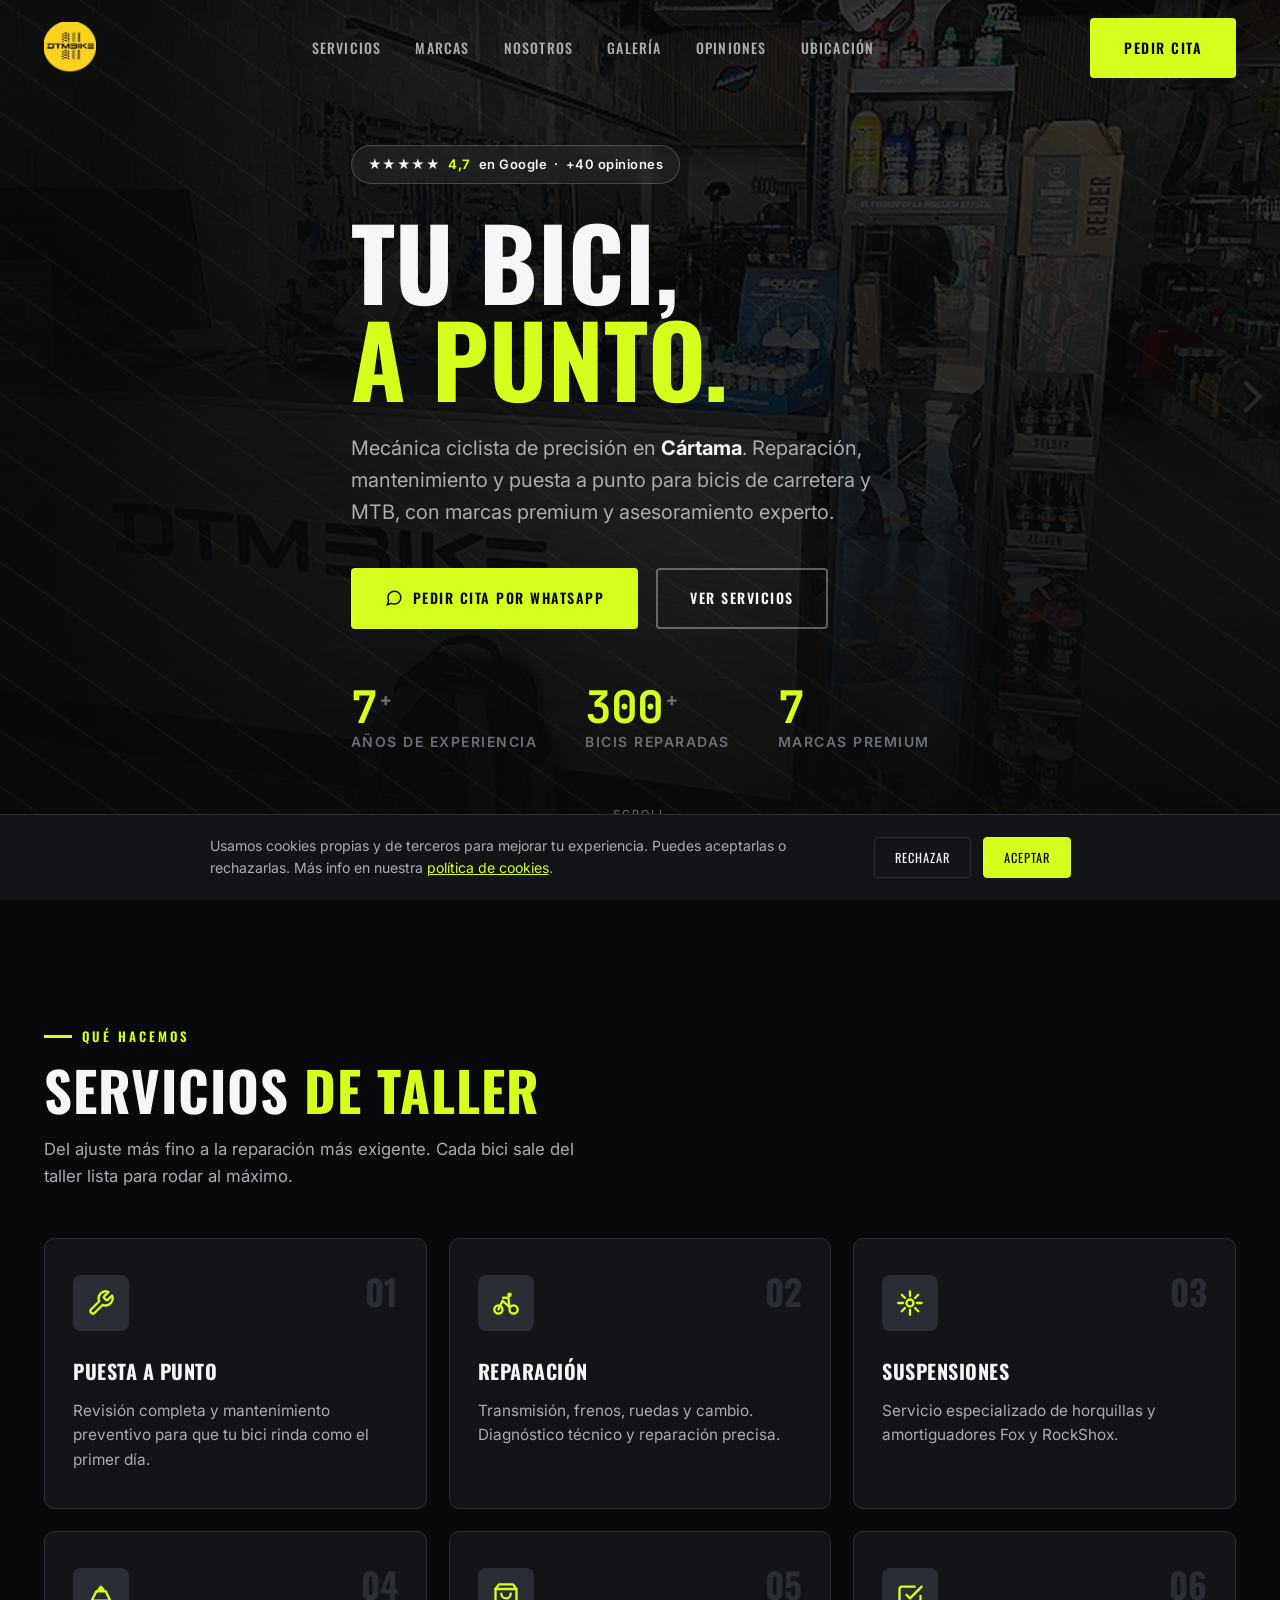
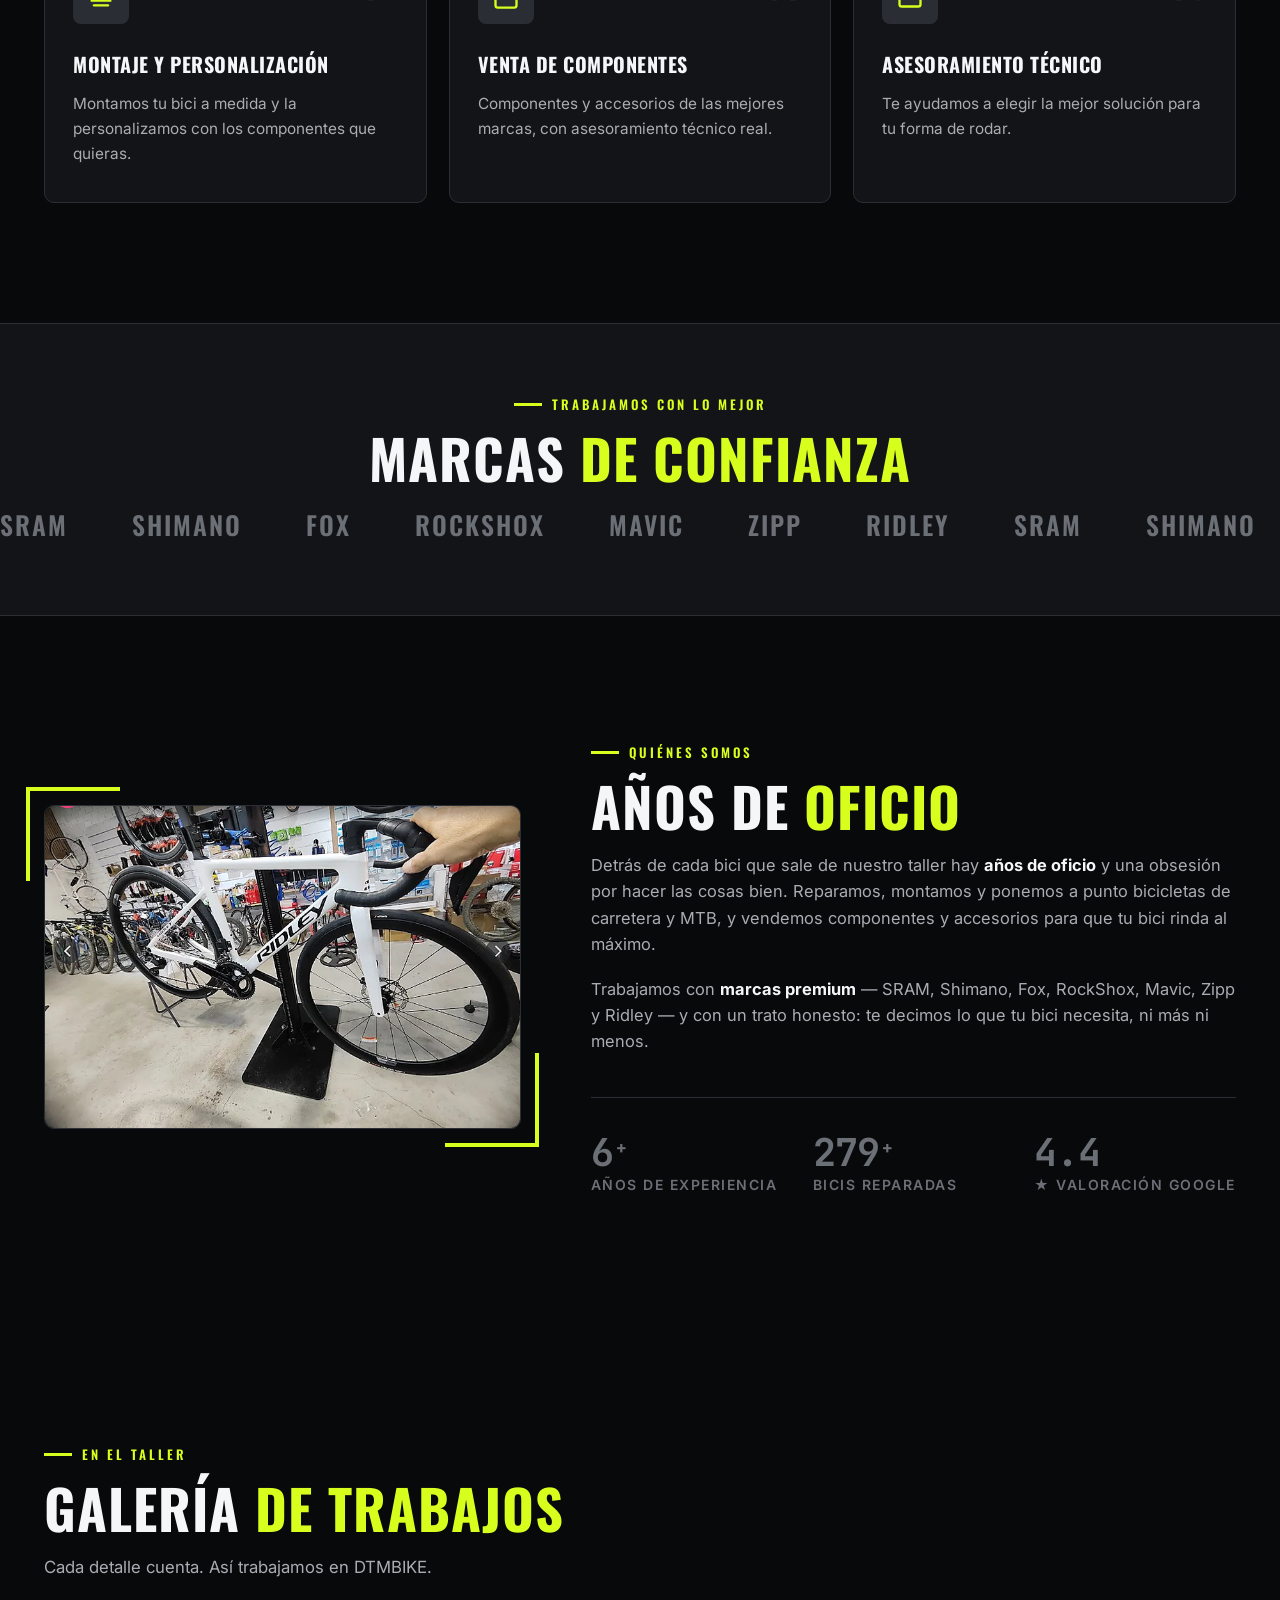
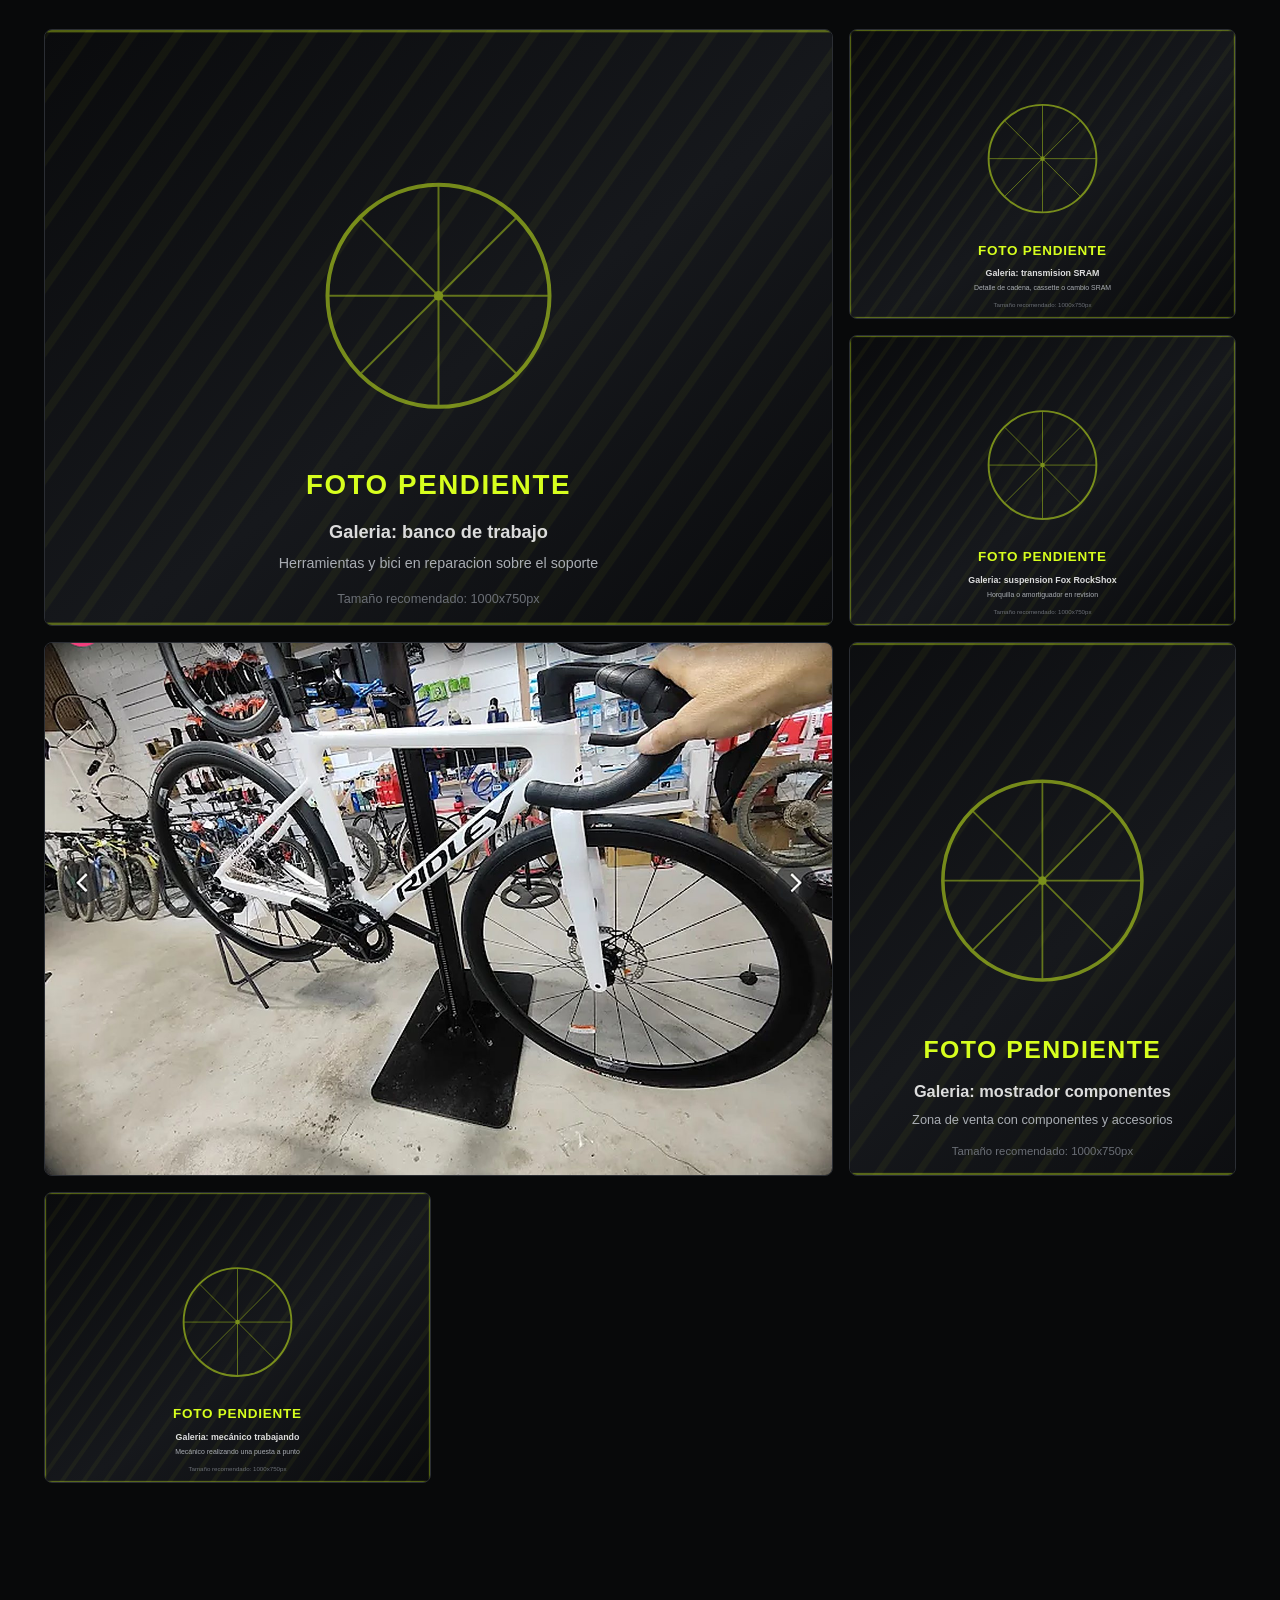
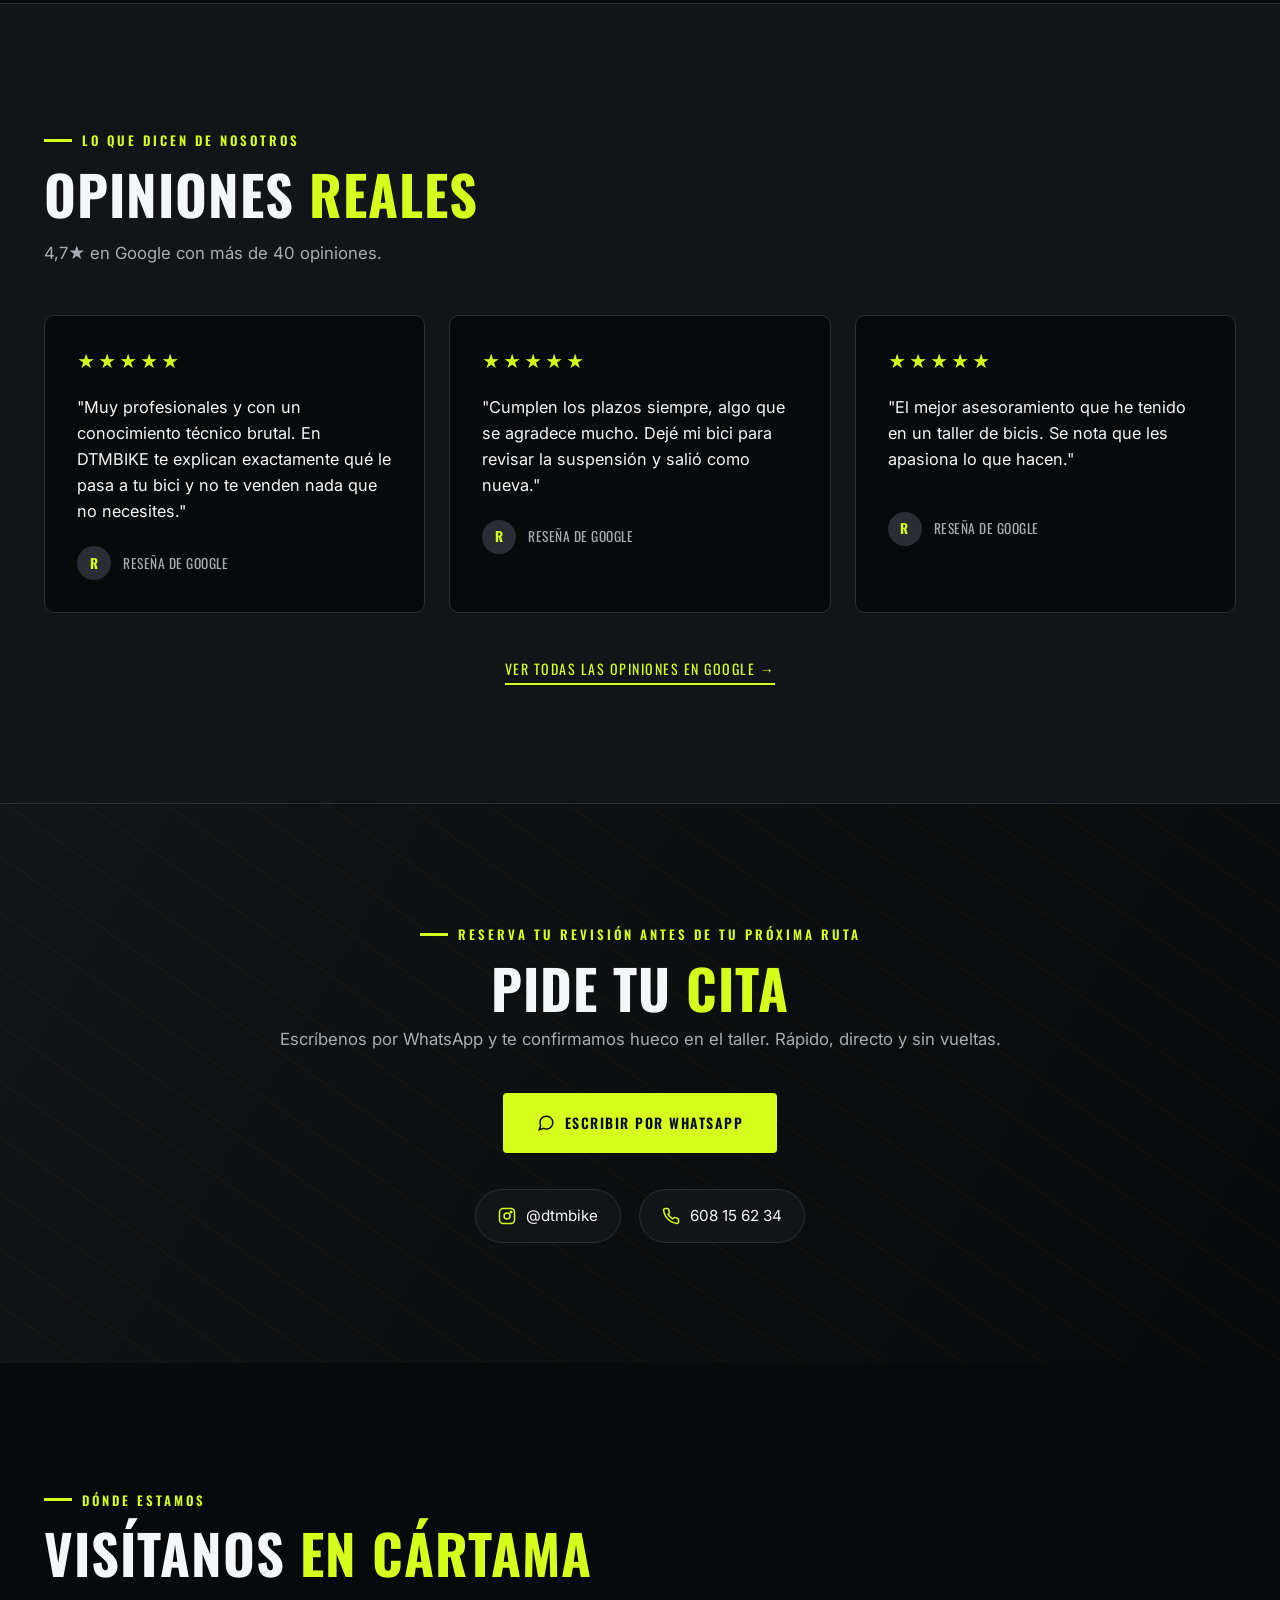
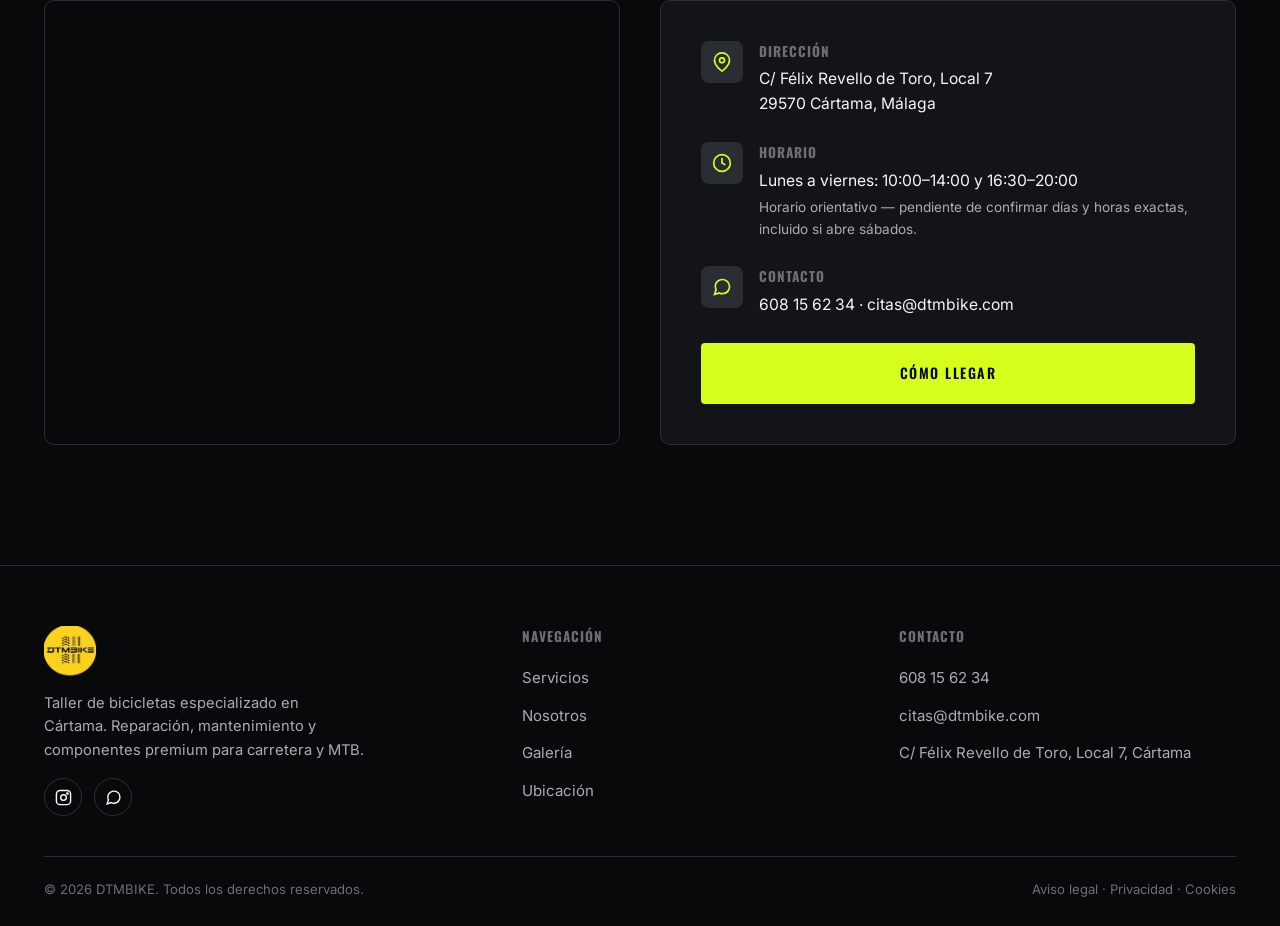
<file: index.html>
<!DOCTYPE html>
<html lang="es">
<head>
<meta charset="UTF-8">
<meta name="viewport" content="width=device-width, initial-scale=1.0">
<title>DTMBIKE — Taller de Bicicletas en Cártama (Málaga)</title>
<meta name="description" content="Taller de bicicletas en Cártama especializado en reparación de bicis, mantenimiento y suspensiones Fox y RockShox. Trabajamos con SRAM, Shimano, Mavic, Zipp y Ridley. Pide tu cita.">
<meta name="keywords" content="taller de bicicletas Cártama, reparación de bicis Málaga, suspensiones Fox RockShox, mecánica de bicicletas, DTMBIKE">
<link rel="canonical" href="https://dtmbike.com/">

<!-- Open Graph -->
<meta property="og:type" content="business.business">
<meta property="og:title" content="DTMBIKE — Taller de Bicicletas en Cártama (Málaga)">
<meta property="og:description" content="Mecánica ciclista de precisión. Reparación, mantenimiento, suspensiones y venta de componentes premium en Cártama.">
<meta property="og:image" content="img/og-image-dtmbike.jpg">
<meta property="og:locale" content="es_ES">
<meta property="og:url" content="https://dtmbike.com/">
<meta name="twitter:card" content="summary_large_image">

<link rel="icon" href="img/favicon-dtmbike.png" type="image/png">
<link rel="apple-touch-icon" href="img/logo-dtmbike.png">

<link rel="preconnect" href="https://fonts.googleapis.com">
<link rel="preconnect" href="https://fonts.gstatic.com" crossorigin>
<link href="https://fonts.googleapis.com/css2?family=Oswald:wght@500;600;700&family=Inter:wght@400;500;600;700&family=JetBrains+Mono:wght@700;800&display=swap" rel="stylesheet">

<link rel="stylesheet" href="css/style.css">

<script type="application/ld+json">
{
  "@context": "https://schema.org",
  "@type": "BicycleStore",
  "name": "DTMBIKE",
  "image": "https://dtmbike.com/img/hero-taller-dtmbike.jpg",
  "@id": "https://dtmbike.com/",
  "url": "https://dtmbike.com/",
  "telephone": "+34608156234",
  "email": "citas@dtmbike.com",
  "priceRange": "€€",
  "address": {
    "@type": "PostalAddress",
    "streetAddress": "C/ Félix Revello de Toro, Local 7",
    "addressLocality": "Cártama",
    "addressRegion": "Málaga",
    "postalCode": "29570",
    "addressCountry": "ES"
  },
  "openingHoursSpecification": [
    {
      "@type": "OpeningHoursSpecification",
      "dayOfWeek": ["Monday","Tuesday","Wednesday","Thursday","Friday"],
      "opens": "10:00",
      "closes": "14:00"
    },
    {
      "@type": "OpeningHoursSpecification",
      "dayOfWeek": ["Monday","Tuesday","Wednesday","Thursday","Friday"],
      "opens": "16:30",
      "closes": "20:00"
    }
  ],
  "sameAs": ["https://www.instagram.com/dtmbike"],
  "aggregateRating": {
    "@type": "AggregateRating",
    "ratingValue": "4.7",
    "reviewCount": "40"
  }
}
</script>
</head>
<body>

<!-- ===================== HEADER ===================== -->
<header class="site-header" id="siteHeader">
  <div class="container">
    <a href="#inicio" class="logo">
      <img src="img/logo-dtmbike.png" alt="DTMBIKE">
    </a>

    <nav class="main-nav" id="mainNav">
      <a href="#servicios">Servicios</a>
      <a href="#marcas">Marcas</a>
      <a href="#sobre-nosotros">Nosotros</a>
      <a href="#galeria">Galería</a>
      <a href="#opiniones">Opiniones</a>
      <a href="#ubicacion">Ubicación</a>
    </nav>

    <div class="header-actions">
      <a href="https://wa.me/34608156234?text=Hola%2C%20quiero%20pedir%20cita%20en%20DTMBIKE" class="btn btn-primary" target="_blank" rel="noopener">Pedir cita</a>
      <button class="nav-toggle" id="navToggle" aria-label="Abrir menú">
        <span></span><span></span><span></span>
      </button>
    </div>
  </div>
  <div class="nav-scrim" id="navScrim"></div>
</header>

<!-- ===================== HERO ===================== -->
<section class="hero" id="inicio">
  <div class="hero-bg">
    <img src="img/hero-taller-dtmbike.jpg" alt="Taller DTMBIKE en Cártama" loading="eager">
  </div>
  <div class="hero-stripes"></div>

  <div class="container">
    <div class="hero-badge">★★★★★ <strong>4,7</strong> en Google &nbsp;·&nbsp; +40 opiniones</div>

    <h1 class="hero-title">
      <span class="line">TU BICI,</span>
      <span class="line accent">A PUNTO.</span>
    </h1>

    <p class="hero-sub">Mecánica ciclista de precisión en <strong>Cártama</strong>. Reparación, mantenimiento y puesta a punto para bicis de carretera y MTB, con marcas premium y asesoramiento experto.</p>

    <div class="hero-actions">
      <a href="https://wa.me/34608156234?text=Hola%2C%20quiero%20pedir%20cita%20en%20DTMBIKE" class="btn btn-primary" target="_blank" rel="noopener">
        <svg viewBox="0 0 24 24" fill="none" stroke="currentColor" stroke-width="2"><path d="M21 11.5a8.38 8.38 0 0 1-.9 3.8 8.5 8.5 0 0 1-7.6 4.7 8.38 8.38 0 0 1-3.8-.9L3 21l1.9-5.7a8.38 8.38 0 0 1-.9-3.8 8.5 8.5 0 0 1 4.7-7.6 8.38 8.38 0 0 1 3.8-.9h.5a8.48 8.48 0 0 1 8 8v.5z"/></svg>
        Pedir cita por WhatsApp
      </a>
      <a href="#servicios" class="btn btn-outline">Ver servicios</a>
    </div>

    <div class="hero-stats">
      <div class="hero-stat">
        <strong><span class="counter accent-num" data-target="7">0</span><span class="plus">+</span></strong>
        <span>Años de experiencia</span>
      </div>
      <div class="hero-stat">
        <strong><span class="counter accent-num" data-target="300">0</span><span class="plus">+</span></strong>
        <span>Bicis reparadas</span>
      </div>
      <div class="hero-stat">
        <strong><span class="counter accent-num" data-target="7">0</span></strong>
        <span>Marcas premium</span>
      </div>
    </div>
  </div>

  <div class="scroll-cue"><span>Scroll</span><span class="dash"></span></div>
</section>

<!-- ===================== SERVICIOS ===================== -->
<section id="servicios">
  <div class="container">
    <div class="eyebrow">Qué hacemos</div>
    <div class="section-head reveal">
      <div>
        <h2 class="section-title">SERVICIOS <span>DE TALLER</span></h2>
        <p class="section-lead">Del ajuste más fino a la reparación más exigente. Cada bici sale del taller lista para rodar al máximo.</p>
      </div>
    </div>

    <div class="services-grid">
      <div class="service-card reveal">
        <span class="service-num">01</span>
        <div class="service-icon">
          <svg viewBox="0 0 24 24" fill="none" stroke="currentColor" stroke-width="2" stroke-linecap="round" stroke-linejoin="round"><path d="M14.7 6.3a1 1 0 0 0 0 1.4l1.6 1.6a1 1 0 0 0 1.4 0l3.77-3.77a6 6 0 0 1-7.94 7.94l-6.91 6.91a2.12 2.12 0 0 1-3-3l6.91-6.91a6 6 0 0 1 7.94-7.94l-3.76 3.77z"/></svg>
        </div>
        <h3>Puesta a punto</h3>
        <p>Revisión completa y mantenimiento preventivo para que tu bici rinda como el primer día.</p>
      </div>

      <div class="service-card reveal">
        <span class="service-num">02</span>
        <div class="service-icon">
          <svg viewBox="0 0 24 24" fill="none" stroke="currentColor" stroke-width="2" stroke-linecap="round" stroke-linejoin="round"><circle cx="5.5" cy="17.5" r="3.5"/><circle cx="18.5" cy="17.5" r="3.5"/><path d="M15 6a1 1 0 1 0 0-2 1 1 0 0 0 0 2zm-9.5 11.5L9 10l6 5.5m0 0L14 7.5H9.5"/></svg>
        </div>
        <h3>Reparación</h3>
        <p>Transmisión, frenos, ruedas y cambio. Diagnóstico técnico y reparación precisa.</p>
      </div>

      <div class="service-card reveal">
        <span class="service-num">03</span>
        <div class="service-icon">
          <svg viewBox="0 0 24 24" fill="none" stroke="currentColor" stroke-width="2" stroke-linecap="round" stroke-linejoin="round"><path d="M12 2v4m0 12v4M4.9 4.9l2.8 2.8m8.6 8.6 2.8 2.8M2 12h4m12 0h4M4.9 19.1l2.8-2.8m8.6-8.6 2.8-2.8"/><circle cx="12" cy="12" r="3"/></svg>
        </div>
        <h3>Suspensiones</h3>
        <p>Servicio especializado de horquillas y amortiguadores Fox y RockShox.</p>
      </div>

      <div class="service-card reveal">
        <span class="service-num">04</span>
        <div class="service-icon">
          <svg viewBox="0 0 24 24" fill="none" stroke="currentColor" stroke-width="2" stroke-linecap="round" stroke-linejoin="round"><path d="M14 6.5 12 4l-2 2.5M8 8l-4 8h16l-4-8H8Zm0 0 4-1.5L16 8"/><path d="M6 20h12"/></svg>
        </div>
        <h3>Montaje y personalización</h3>
        <p>Montamos tu bici a medida y la personalizamos con los componentes que quieras.</p>
      </div>

      <div class="service-card reveal">
        <span class="service-num">05</span>
        <div class="service-icon">
          <svg viewBox="0 0 24 24" fill="none" stroke="currentColor" stroke-width="2" stroke-linecap="round" stroke-linejoin="round"><path d="M6 2 3 6v14a2 2 0 0 0 2 2h14a2 2 0 0 0 2-2V6l-3-4Z"/><path d="M3 6h18M16 10a4 4 0 0 1-8 0"/></svg>
        </div>
        <h3>Venta de componentes</h3>
        <p>Componentes y accesorios de las mejores marcas, con asesoramiento técnico real.</p>
      </div>

      <div class="service-card reveal">
        <span class="service-num">06</span>
        <div class="service-icon">
          <svg viewBox="0 0 24 24" fill="none" stroke="currentColor" stroke-width="2" stroke-linecap="round" stroke-linejoin="round"><path d="m9 11 3 3L22 4"/><path d="M21 12v7a2 2 0 0 1-2 2H5a2 2 0 0 1-2-2V6a2 2 0 0 1 2-2h11"/></svg>
        </div>
        <h3>Asesoramiento técnico</h3>
        <p>Te ayudamos a elegir la mejor solución para tu forma de rodar.</p>
      </div>
    </div>
  </div>
</section>

<!-- ===================== MARCAS ===================== -->
<section class="brands-section" id="marcas">
  <div class="container reveal">
    <div class="eyebrow" style="justify-content:center;display:flex;">Trabajamos con lo mejor</div>
    <h2 class="section-title" style="text-align:center;">MARCAS <span>DE CONFIANZA</span></h2>
  </div>

  <div class="brands-marquee">
    <div class="brands-track">
      <span class="brand-badge">SRAM</span>
      <span class="brand-badge">SHIMANO</span>
      <span class="brand-badge">FOX</span>
      <span class="brand-badge">ROCKSHOX</span>
      <span class="brand-badge">MAVIC</span>
      <span class="brand-badge">ZIPP</span>
      <span class="brand-badge">RIDLEY</span>
    </div>
    <div class="brands-track" aria-hidden="true">
      <span class="brand-badge">SRAM</span>
      <span class="brand-badge">SHIMANO</span>
      <span class="brand-badge">FOX</span>
      <span class="brand-badge">ROCKSHOX</span>
      <span class="brand-badge">MAVIC</span>
      <span class="brand-badge">ZIPP</span>
      <span class="brand-badge">RIDLEY</span>
    </div>
    <div class="brands-track" aria-hidden="true">
      <span class="brand-badge">SRAM</span>
      <span class="brand-badge">SHIMANO</span>
      <span class="brand-badge">FOX</span>
      <span class="brand-badge">ROCKSHOX</span>
      <span class="brand-badge">MAVIC</span>
      <span class="brand-badge">ZIPP</span>
      <span class="brand-badge">RIDLEY</span>
    </div>
    <div class="brands-track" aria-hidden="true">
      <span class="brand-badge">SRAM</span>
      <span class="brand-badge">SHIMANO</span>
      <span class="brand-badge">FOX</span>
      <span class="brand-badge">ROCKSHOX</span>
      <span class="brand-badge">MAVIC</span>
      <span class="brand-badge">ZIPP</span>
      <span class="brand-badge">RIDLEY</span>
    </div>
    <div class="brands-track" aria-hidden="true">
      <span class="brand-badge">SRAM</span>
      <span class="brand-badge">SHIMANO</span>
      <span class="brand-badge">FOX</span>
      <span class="brand-badge">ROCKSHOX</span>
      <span class="brand-badge">MAVIC</span>
      <span class="brand-badge">ZIPP</span>
      <span class="brand-badge">RIDLEY</span>
    </div>
  </div>
</section>

<!-- ===================== SOBRE NOSOTROS ===================== -->
<section id="sobre-nosotros">
  <div class="container">
    <div class="about">
      <div class="about-media reveal">
        <img src="img/galeria-bici-ridley.jpg" alt="Bicicleta a punto en el taller DTMBIKE" loading="lazy">
      </div>
      <div class="about-text reveal">
        <div class="eyebrow">Quiénes somos</div>
        <h2 class="section-title">AÑOS DE <span>OFICIO</span></h2>
        <p>Detrás de cada bici que sale de nuestro taller hay <strong>años de oficio</strong> y una obsesión por hacer las cosas bien. Reparamos, montamos y ponemos a punto bicicletas de carretera y MTB, y vendemos componentes y accesorios para que tu bici rinda al máximo.</p>
        <p>Trabajamos con <strong>marcas premium</strong> — SRAM, Shimano, Fox, RockShox, Mavic, Zipp y Ridley — y con un trato honesto: te decimos lo que tu bici necesita, ni más ni menos.</p>

        <div class="about-stats">
          <div class="stat-block">
            <strong><span class="counter" data-target="7">0</span><span class="plus">+</span></strong>
            <span>Años de experiencia</span>
          </div>
          <div class="stat-block">
            <strong><span class="counter" data-target="300">0</span><span class="plus">+</span></strong>
            <span>Bicis reparadas</span>
          </div>
          <div class="stat-block">
            <strong><span class="counter" data-target="4.7" data-decimal="1">0</span></strong>
            <span>★ Valoración Google</span>
          </div>
        </div>
      </div>
    </div>
  </div>
</section>

<!-- ===================== GALERÍA ===================== -->
<section id="galeria">
  <div class="container">
    <div class="eyebrow">En el taller</div>
    <h2 class="section-title reveal">GALERÍA <span>DE TRABAJOS</span></h2>
    <p class="section-lead reveal">Cada detalle cuenta. Así trabajamos en DTMBIKE.</p>

    <div class="gallery-grid">
      <div class="g-item reveal">
        <img src="img/galeria-taller-01.svg" alt="Banco de trabajo del taller DTMBIKE" loading="lazy">
        <div class="g-overlay"><span>Banco de trabajo</span></div>
      </div>
      <div class="g-item reveal">
        <img src="img/galeria-taller-02.svg" alt="Detalle de transmisión SRAM" loading="lazy">
        <div class="g-overlay"><span>Transmisión SRAM</span></div>
      </div>
      <div class="g-item reveal">
        <img src="img/galeria-taller-03.svg" alt="Suspensión Fox y RockShox en revisión" loading="lazy">
        <div class="g-overlay"><span>Suspensiones</span></div>
      </div>
      <div class="g-item reveal">
        <img src="img/galeria-bici-ridley.jpg" alt="Bicicleta Ridley en el soporte de taller DTMBIKE" loading="lazy">
        <div class="g-overlay"><span>Bici terminada</span></div>
      </div>
      <div class="g-item reveal">
        <img src="img/galeria-taller-05.svg" alt="Mostrador de componentes y accesorios" loading="lazy">
        <div class="g-overlay"><span>Componentes</span></div>
      </div>
      <div class="g-item reveal">
        <img src="img/galeria-taller-06.svg" alt="Mecánico ajustando una bicicleta MTB en el taller" loading="lazy">
        <div class="g-overlay"><span>Manos a la obra</span></div>
      </div>
    </div>
  </div>
</section>

<!-- ===================== OPINIONES ===================== -->
<section class="reviews-section" id="opiniones">
  <div class="container">
    <div class="eyebrow">Lo que dicen de nosotros</div>
    <h2 class="section-title reveal">OPINIONES <span>REALES</span></h2>
    <p class="section-lead reveal">4,7★ en Google con más de 40 opiniones.</p>

    <div class="reviews-track">
      <div class="review-card reveal">
        <div class="review-stars">★★★★★</div>
        <p class="review-text">"Muy profesionales y con un conocimiento técnico brutal. En DTMBIKE te explican exactamente qué le pasa a tu bici y no te venden nada que no necesites."</p>
        <div class="review-author"><span class="avatar">R</span> Reseña de Google</div>
      </div>
      <div class="review-card reveal">
        <div class="review-stars">★★★★★</div>
        <p class="review-text">"Cumplen los plazos siempre, algo que se agradece mucho. Dejé mi bici para revisar la suspensión y salió como nueva."</p>
        <div class="review-author"><span class="avatar">R</span> Reseña de Google</div>
      </div>
      <div class="review-card reveal">
        <div class="review-stars">★★★★★</div>
        <p class="review-text">"El mejor asesoramiento que he tenido en un taller de bicis. Se nota que les apasiona lo que hacen."</p>
        <div class="review-author"><span class="avatar">R</span> Reseña de Google</div>
      </div>
    </div>

    <div class="reviews-cta">
      <a href="https://www.google.com/maps/search/?api=1&query=DTMBIKE+Cartama" target="_blank" rel="noopener">Ver todas las opiniones en Google →</a>
    </div>
  </div>
</section>

<!-- ===================== CITA ===================== -->
<section class="cta-section" id="cita">
  <div class="hero-stripes"></div>
  <div class="container">
    <div class="cta-box">
      <div class="eyebrow" style="justify-content:center;display:flex;">Reserva tu revisión antes de tu próxima ruta</div>
      <h2 class="section-title">PIDE TU <span>CITA</span></h2>
      <p class="cta-note">Escríbenos por WhatsApp y te confirmamos hueco en el taller. Rápido, directo y sin vueltas.</p>

      <a href="https://wa.me/34608156234?text=Hola%2C%20quiero%20pedir%20cita%20en%20DTMBIKE" class="btn btn-primary" target="_blank" rel="noopener">
        <svg viewBox="0 0 24 24" fill="none" stroke="currentColor" stroke-width="2"><path d="M21 11.5a8.38 8.38 0 0 1-.9 3.8 8.5 8.5 0 0 1-7.6 4.7 8.38 8.38 0 0 1-3.8-.9L3 21l1.9-5.7a8.38 8.38 0 0 1-.9-3.8 8.5 8.5 0 0 1 4.7-7.6 8.38 8.38 0 0 1 3.8-.9h.5a8.48 8.48 0 0 1 8 8v.5z"/></svg>
        Escribir por WhatsApp
      </a>

      <div class="cta-channels">
        <a href="https://www.instagram.com/dtmbike" target="_blank" rel="noopener" class="cta-channel">
          <svg viewBox="0 0 24 24" fill="none" stroke="currentColor" stroke-width="2"><rect x="2" y="2" width="20" height="20" rx="5"/><circle cx="12" cy="12" r="4"/><circle cx="17.5" cy="6.5" r="1"/></svg>
          @dtmbike
        </a>
        <a href="tel:+34608156234" class="cta-channel">
          <svg viewBox="0 0 24 24" fill="none" stroke="currentColor" stroke-width="2"><path d="M22 16.92v3a2 2 0 0 1-2.18 2 19.79 19.79 0 0 1-8.63-3.07 19.5 19.5 0 0 1-6-6 19.79 19.79 0 0 1-3.07-8.67A2 2 0 0 1 4.11 2h3a2 2 0 0 1 2 1.72c.127.96.362 1.903.7 2.81a2 2 0 0 1-.45 2.11L8.09 9.91a16 16 0 0 0 6 6l1.27-1.27a2 2 0 0 1 2.11-.45c.907.338 1.85.573 2.81.7A2 2 0 0 1 22 16.92z"/></svg>
          608 15 62 34
        </a>
      </div>
    </div>
  </div>
</section>

<!-- ===================== UBICACIÓN ===================== -->
<section id="ubicacion">
  <div class="container">
    <div class="eyebrow">Dónde estamos</div>
    <h2 class="section-title reveal">VISÍTANOS <span>EN CÁRTAMA</span></h2>

    <div class="location-grid">
      <div class="location-map reveal">
        <iframe
          src="https://maps.google.com/maps?q=29570%20C%C3%A1rtama%2C%20M%C3%A1laga%2C%20Espa%C3%B1a&output=embed"
          loading="lazy"
          referrerpolicy="no-referrer-when-downgrade"
          title="Mapa de ubicación DTMBIKE Cártama"></iframe>
      </div>

      <div class="location-info reveal">
        <div class="info-row">
          <div class="icon"><svg viewBox="0 0 24 24" fill="none" stroke="currentColor" stroke-width="2"><path d="M21 10c0 7-9 13-9 13s-9-6-9-13a9 9 0 0 1 18 0Z"/><circle cx="12" cy="10" r="3"/></svg></div>
          <div>
            <h4>Dirección</h4>
            <p>C/ Félix Revello de Toro, Local 7<br>29570 Cártama, Málaga</p>
          </div>
        </div>

        <div class="info-row">
          <div class="icon"><svg viewBox="0 0 24 24" fill="none" stroke="currentColor" stroke-width="2"><circle cx="12" cy="12" r="10"/><path d="M12 6v6l4 2"/></svg></div>
          <div>
            <h4>Horario</h4>
            <p>Lunes a viernes: 10:00–14:00 y 16:30–20:00</p>
            <p class="muted">Horario orientativo — pendiente de confirmar días y horas exactas, incluido si abre sábados.</p>
          </div>
        </div>

        <div class="info-row">
          <div class="icon"><svg viewBox="0 0 24 24" fill="none" stroke="currentColor" stroke-width="2"><path d="M21 11.5a8.38 8.38 0 0 1-.9 3.8 8.5 8.5 0 0 1-7.6 4.7 8.38 8.38 0 0 1-3.8-.9L3 21l1.9-5.7a8.38 8.38 0 0 1-.9-3.8 8.5 8.5 0 0 1 4.7-7.6 8.38 8.38 0 0 1 3.8-.9h.5a8.48 8.48 0 0 1 8 8v.5z"/></svg></div>
          <div>
            <h4>Contacto</h4>
            <p>608 15 62 34 · citas@dtmbike.com</p>
          </div>
        </div>

        <a href="https://www.google.com/maps/dir/?api=1&destination=C%2F+F%C3%A9lix+Revello+de+Toro%2C+Local+7%2C+29570+C%C3%A1rtama%2C+M%C3%A1laga" target="_blank" rel="noopener" class="btn btn-primary btn-block">Cómo llegar</a>
      </div>
    </div>
  </div>
</section>

<!-- ===================== FOOTER ===================== -->
<footer class="site-footer">
  <div class="container">
    <div class="footer-top">
      <div class="footer-brand">
        <a href="#inicio" class="logo"><img src="img/logo-dtmbike.png" alt="DTMBIKE"></a>
        <p>Taller de bicicletas especializado en Cártama. Reparación, mantenimiento y componentes premium para carretera y MTB.</p>
        <div class="footer-social">
          <a href="https://www.instagram.com/dtmbike" target="_blank" rel="noopener" aria-label="Instagram DTMBIKE"><svg viewBox="0 0 24 24" fill="none" stroke="currentColor" stroke-width="2"><rect x="2" y="2" width="20" height="20" rx="5"/><circle cx="12" cy="12" r="4"/><circle cx="17.5" cy="6.5" r="1"/></svg></a>
          <a href="https://wa.me/34608156234" target="_blank" rel="noopener" aria-label="WhatsApp DTMBIKE"><svg viewBox="0 0 24 24" fill="none" stroke="currentColor" stroke-width="2"><path d="M21 11.5a8.38 8.38 0 0 1-.9 3.8 8.5 8.5 0 0 1-7.6 4.7 8.38 8.38 0 0 1-3.8-.9L3 21l1.9-5.7a8.38 8.38 0 0 1-.9-3.8 8.5 8.5 0 0 1 4.7-7.6 8.38 8.38 0 0 1 3.8-.9h.5a8.48 8.48 0 0 1 8 8v.5z"/></svg></a>
        </div>
      </div>

      <div class="footer-col">
        <h5>Navegación</h5>
        <ul>
          <li><a href="#servicios">Servicios</a></li>
          <li><a href="#sobre-nosotros">Nosotros</a></li>
          <li><a href="#galeria">Galería</a></li>
          <li><a href="#ubicacion">Ubicación</a></li>
        </ul>
      </div>

      <div class="footer-col">
        <h5>Contacto</h5>
        <ul>
          <li><a href="tel:+34608156234">608 15 62 34</a></li>
          <li><a href="mailto:citas@dtmbike.com">citas@dtmbike.com</a></li>
          <li><a href="https://www.google.com/maps/search/?api=1&query=DTMBIKE+Cartama" target="_blank" rel="noopener">C/ Félix Revello de Toro, Local 7, Cártama</a></li>
        </ul>
      </div>
    </div>

    <div class="footer-bottom">
      <span>© <span id="year"></span> DTMBIKE. Todos los derechos reservados.</span>
      <span>
        <a href="legal/aviso-legal.html">Aviso legal</a> ·
        <a href="legal/privacidad.html">Privacidad</a> ·
        <a href="legal/cookies.html">Cookies</a>
      </span>
    </div>
  </div>
</footer>

<!-- ===================== WHATSAPP FLOTANTE ===================== -->
<a href="https://wa.me/34608156234?text=Hola%2C%20quiero%20pedir%20cita%20en%20DTMBIKE" class="whatsapp-float" target="_blank" rel="noopener" aria-label="Escribir por WhatsApp">
  <svg viewBox="0 0 24 24"><path d="M17.6 6.32A7.85 7.85 0 0 0 12.05 4a7.94 7.94 0 0 0-6.9 11.9L4 20l4.2-1.1a7.9 7.9 0 0 0 3.83 1h.02a7.94 7.94 0 0 0 5.55-13.58zm-5.55 12.2h-.01a6.6 6.6 0 0 1-3.36-.92l-.24-.14-2.5.65.67-2.43-.16-.25a6.6 6.6 0 1 1 12.24-3.5 6.61 6.61 0 0 1-6.64 6.59zm3.6-4.93c-.2-.1-1.17-.58-1.35-.64s-.31-.1-.44.1-.5.63-.61.76-.23.15-.42.05a5.4 5.4 0 0 1-1.6-.99 5.98 5.98 0 0 1-1.1-1.37c-.12-.2 0-.3.09-.4.1-.1.2-.24.3-.36.1-.12.13-.2.2-.34a.38.38 0 0 0-.02-.36c-.05-.1-.44-1.06-.6-1.45-.16-.38-.32-.33-.44-.33h-.38a.73.73 0 0 0-.53.25 2.2 2.2 0 0 0-.7 1.65c0 .97.71 1.9.81 2.03.1.13 1.4 2.14 3.4 3 .48.2.85.33 1.14.42.48.15.91.13 1.26.08.38-.06 1.17-.48 1.34-.94s.17-.86.12-.94-.18-.13-.38-.23z"/></svg>
</a>

<!-- ===================== COOKIES ===================== -->
<div class="cookie-banner" id="cookieBanner">
  <p>Usamos cookies propias y de terceros para mejorar tu experiencia. Puedes aceptarlas o rechazarlas. Más info en nuestra <a href="legal/cookies.html">política de cookies</a>.</p>
  <div class="cookie-actions">
    <button id="cookieDecline">Rechazar</button>
    <button id="cookieAccept" class="accept">Aceptar</button>
  </div>
</div>

<script src="js/main.js"></script>
</body>
</html>
</file>
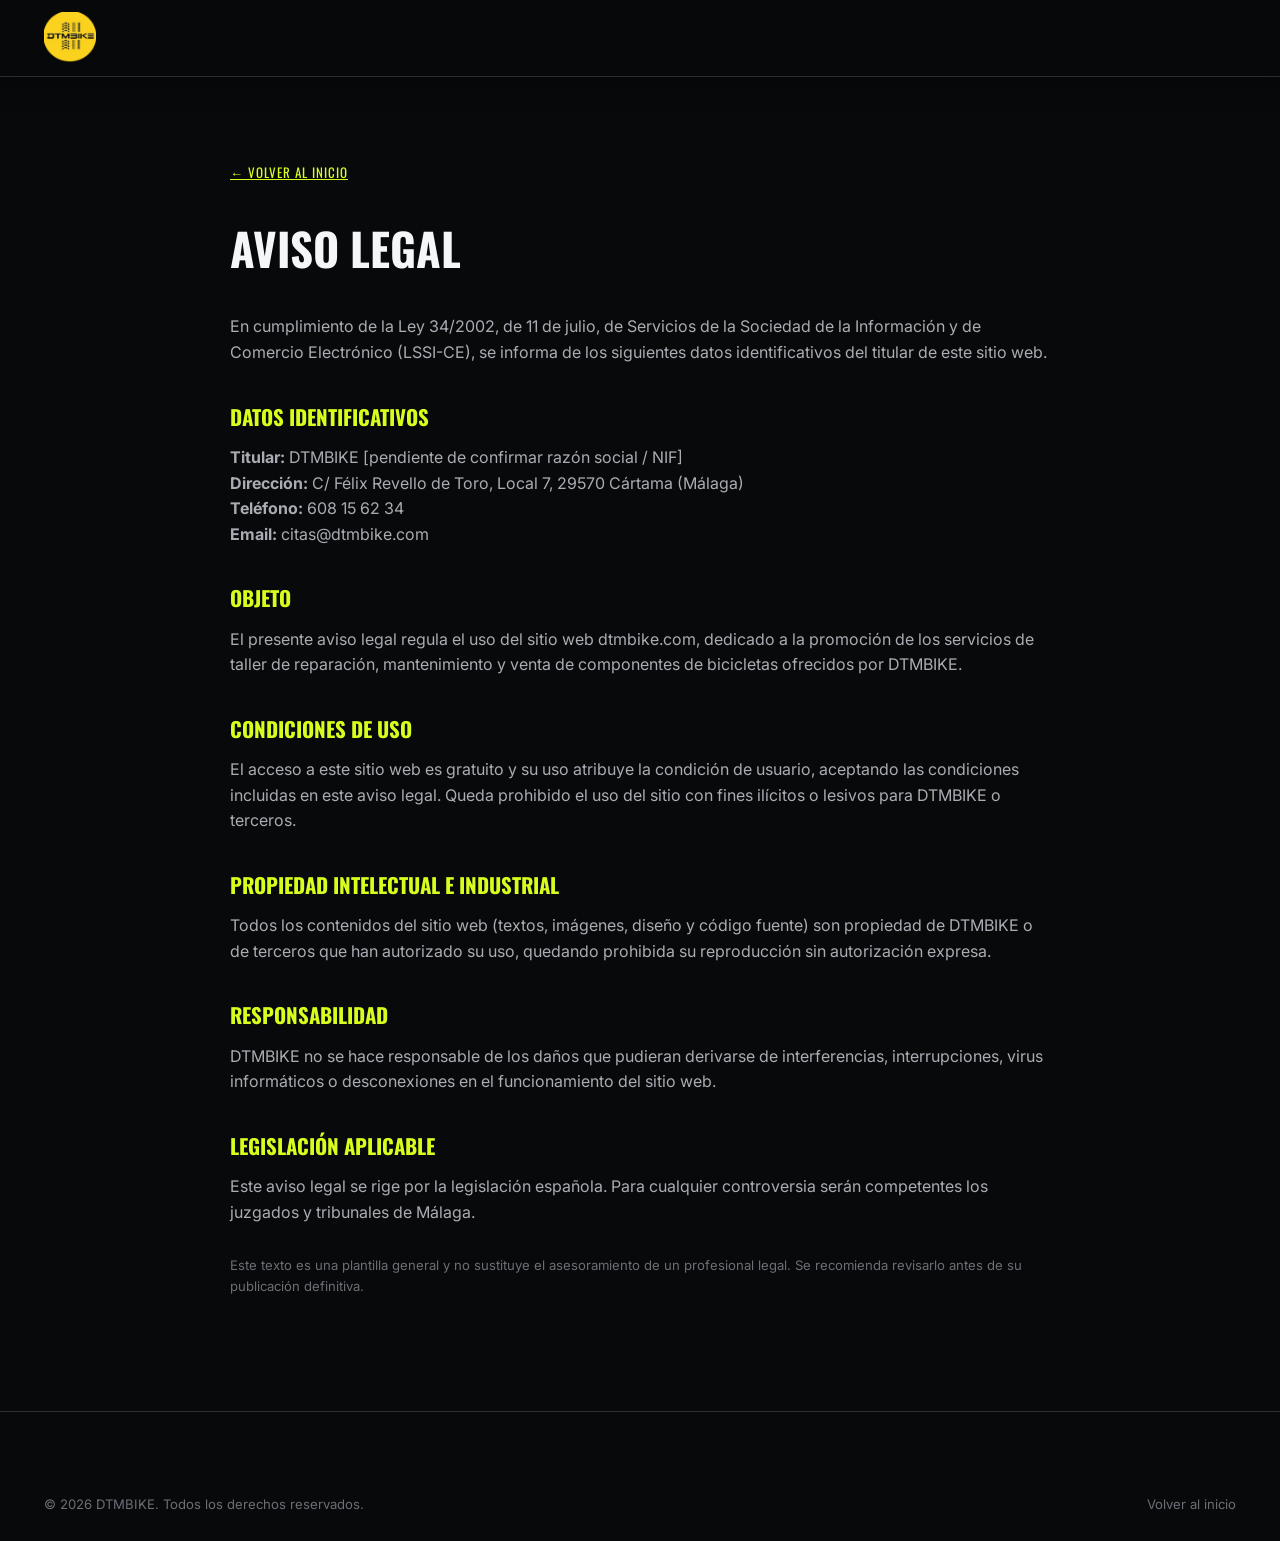
<file: legal/aviso-legal.html>
<!DOCTYPE html>
<html lang="es">
<head>
<meta charset="UTF-8">
<meta name="viewport" content="width=device-width, initial-scale=1.0">
<title>Aviso Legal — DTMBIKE</title>
<meta name="robots" content="noindex">
<link rel="icon" href="../img/favicon-dtmbike.png" type="image/png">
<link rel="preconnect" href="https://fonts.googleapis.com">
<link href="https://fonts.googleapis.com/css2?family=Oswald:wght@500;600;700&family=Inter:wght@400;500;600;700&display=swap" rel="stylesheet">
<link rel="stylesheet" href="../css/style.css">
</head>
<body>

<header class="site-header scrolled">
  <div class="container">
    <a href="../index.html" class="logo"><img src="../img/logo-dtmbike.png" alt="DTMBIKE"></a>
  </div>
</header>

<div class="container legal-page">
  <a href="../index.html" class="back-link">← Volver al inicio</a>
  <h1>Aviso Legal</h1>

  <p>En cumplimiento de la Ley 34/2002, de 11 de julio, de Servicios de la Sociedad de la Información y de Comercio Electrónico (LSSI-CE), se informa de los siguientes datos identificativos del titular de este sitio web.</p>

  <h2>Datos identificativos</h2>
  <p><strong>Titular:</strong> DTMBIKE [pendiente de confirmar razón social / NIF]<br>
  <strong>Dirección:</strong> C/ Félix Revello de Toro, Local 7, 29570 Cártama (Málaga)<br>
  <strong>Teléfono:</strong> 608 15 62 34<br>
  <strong>Email:</strong> citas@dtmbike.com</p>

  <h2>Objeto</h2>
  <p>El presente aviso legal regula el uso del sitio web dtmbike.com, dedicado a la promoción de los servicios de taller de reparación, mantenimiento y venta de componentes de bicicletas ofrecidos por DTMBIKE.</p>

  <h2>Condiciones de uso</h2>
  <p>El acceso a este sitio web es gratuito y su uso atribuye la condición de usuario, aceptando las condiciones incluidas en este aviso legal. Queda prohibido el uso del sitio con fines ilícitos o lesivos para DTMBIKE o terceros.</p>

  <h2>Propiedad intelectual e industrial</h2>
  <p>Todos los contenidos del sitio web (textos, imágenes, diseño y código fuente) son propiedad de DTMBIKE o de terceros que han autorizado su uso, quedando prohibida su reproducción sin autorización expresa.</p>

  <h2>Responsabilidad</h2>
  <p>DTMBIKE no se hace responsable de los daños que pudieran derivarse de interferencias, interrupciones, virus informáticos o desconexiones en el funcionamiento del sitio web.</p>

  <h2>Legislación aplicable</h2>
  <p>Este aviso legal se rige por la legislación española. Para cualquier controversia serán competentes los juzgados y tribunales de Málaga.</p>

  <p class="muted" style="font-size:.82rem;color:var(--gray-dark);margin-top:30px;">Este texto es una plantilla general y no sustituye el asesoramiento de un profesional legal. Se recomienda revisarlo antes de su publicación definitiva.</p>
</div>

<footer class="site-footer">
  <div class="container footer-bottom">
    <span>© <span id="year"></span> DTMBIKE. Todos los derechos reservados.</span>
    <span><a href="../index.html">Volver al inicio</a></span>
  </div>
</footer>

<script>document.getElementById('year').textContent = new Date().getFullYear();</script>
</body>
</html>
</file>
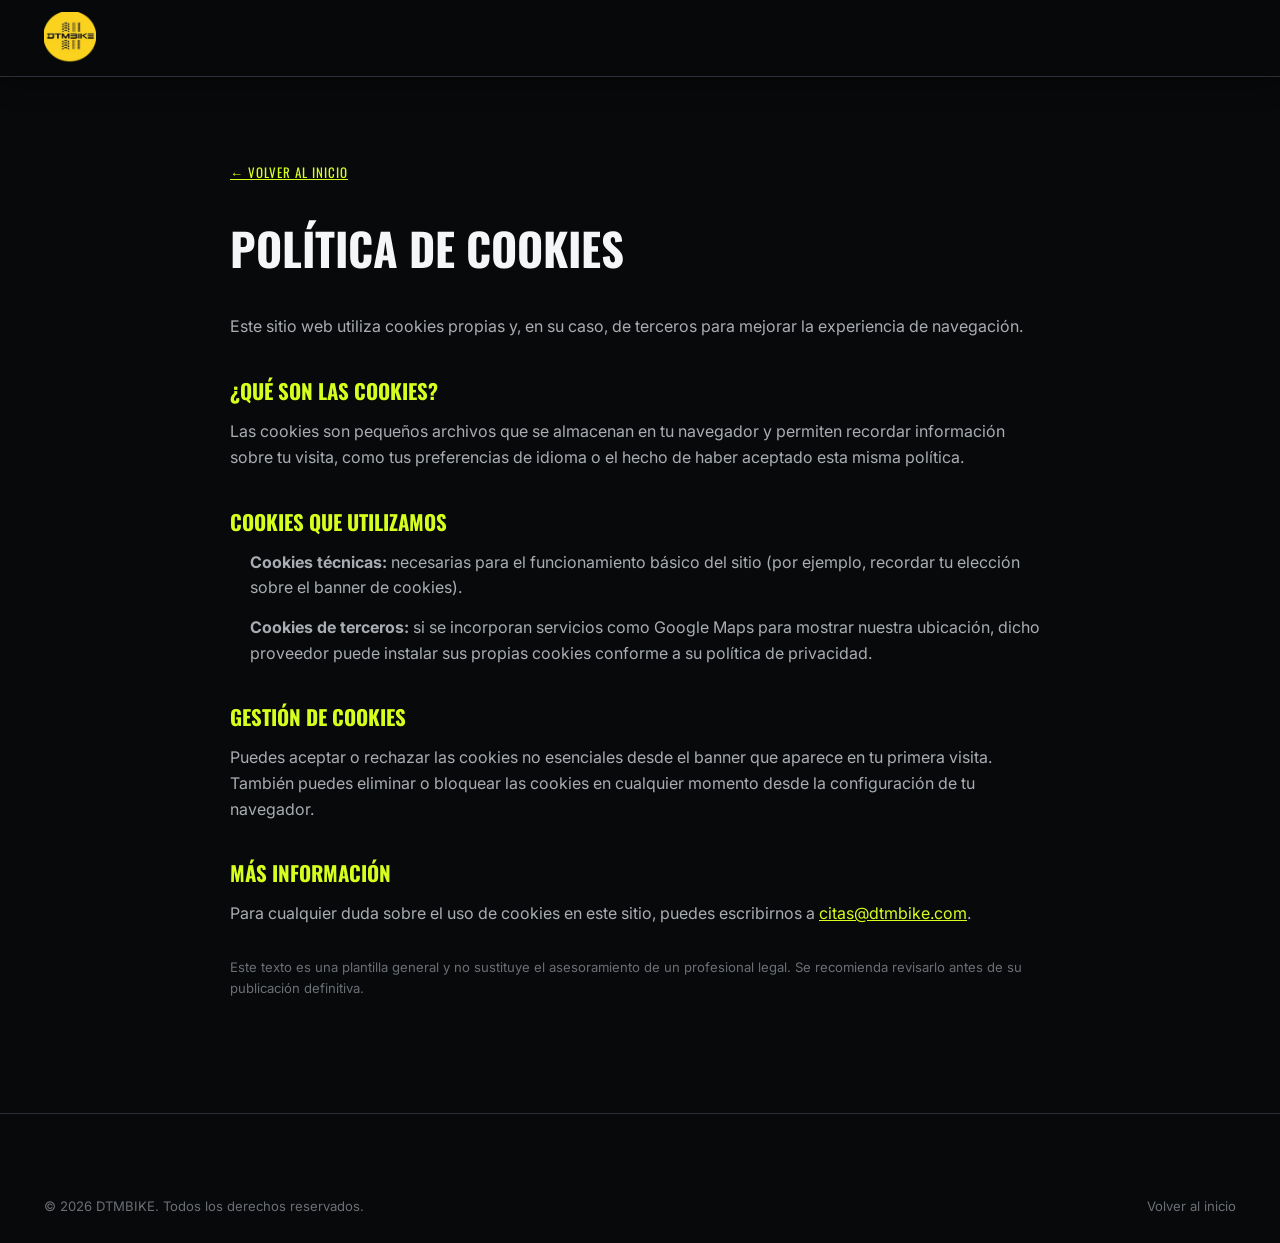
<file: legal/cookies.html>
<!DOCTYPE html>
<html lang="es">
<head>
<meta charset="UTF-8">
<meta name="viewport" content="width=device-width, initial-scale=1.0">
<title>Política de Cookies — DTMBIKE</title>
<meta name="robots" content="noindex">
<link rel="icon" href="../img/favicon-dtmbike.png" type="image/png">
<link rel="preconnect" href="https://fonts.googleapis.com">
<link href="https://fonts.googleapis.com/css2?family=Oswald:wght@500;600;700&family=Inter:wght@400;500;600;700&display=swap" rel="stylesheet">
<link rel="stylesheet" href="../css/style.css">
</head>
<body>

<header class="site-header scrolled">
  <div class="container">
    <a href="../index.html" class="logo"><img src="../img/logo-dtmbike.png" alt="DTMBIKE"></a>
  </div>
</header>

<div class="container legal-page">
  <a href="../index.html" class="back-link">← Volver al inicio</a>
  <h1>Política de Cookies</h1>

  <p>Este sitio web utiliza cookies propias y, en su caso, de terceros para mejorar la experiencia de navegación.</p>

  <h2>¿Qué son las cookies?</h2>
  <p>Las cookies son pequeños archivos que se almacenan en tu navegador y permiten recordar información sobre tu visita, como tus preferencias de idioma o el hecho de haber aceptado esta misma política.</p>

  <h2>Cookies que utilizamos</h2>
  <ul>
    <li><strong>Cookies técnicas:</strong> necesarias para el funcionamiento básico del sitio (por ejemplo, recordar tu elección sobre el banner de cookies).</li>
    <li><strong>Cookies de terceros:</strong> si se incorporan servicios como Google Maps para mostrar nuestra ubicación, dicho proveedor puede instalar sus propias cookies conforme a su política de privacidad.</li>
  </ul>

  <h2>Gestión de cookies</h2>
  <p>Puedes aceptar o rechazar las cookies no esenciales desde el banner que aparece en tu primera visita. También puedes eliminar o bloquear las cookies en cualquier momento desde la configuración de tu navegador.</p>

  <h2>Más información</h2>
  <p>Para cualquier duda sobre el uso de cookies en este sitio, puedes escribirnos a <a href="mailto:citas@dtmbike.com">citas@dtmbike.com</a>.</p>

  <p class="muted" style="font-size:.82rem;color:var(--gray-dark);margin-top:30px;">Este texto es una plantilla general y no sustituye el asesoramiento de un profesional legal. Se recomienda revisarlo antes de su publicación definitiva.</p>
</div>

<footer class="site-footer">
  <div class="container footer-bottom">
    <span>© <span id="year"></span> DTMBIKE. Todos los derechos reservados.</span>
    <span><a href="../index.html">Volver al inicio</a></span>
  </div>
</footer>

<script>document.getElementById('year').textContent = new Date().getFullYear();</script>
</body>
</html>
</file>
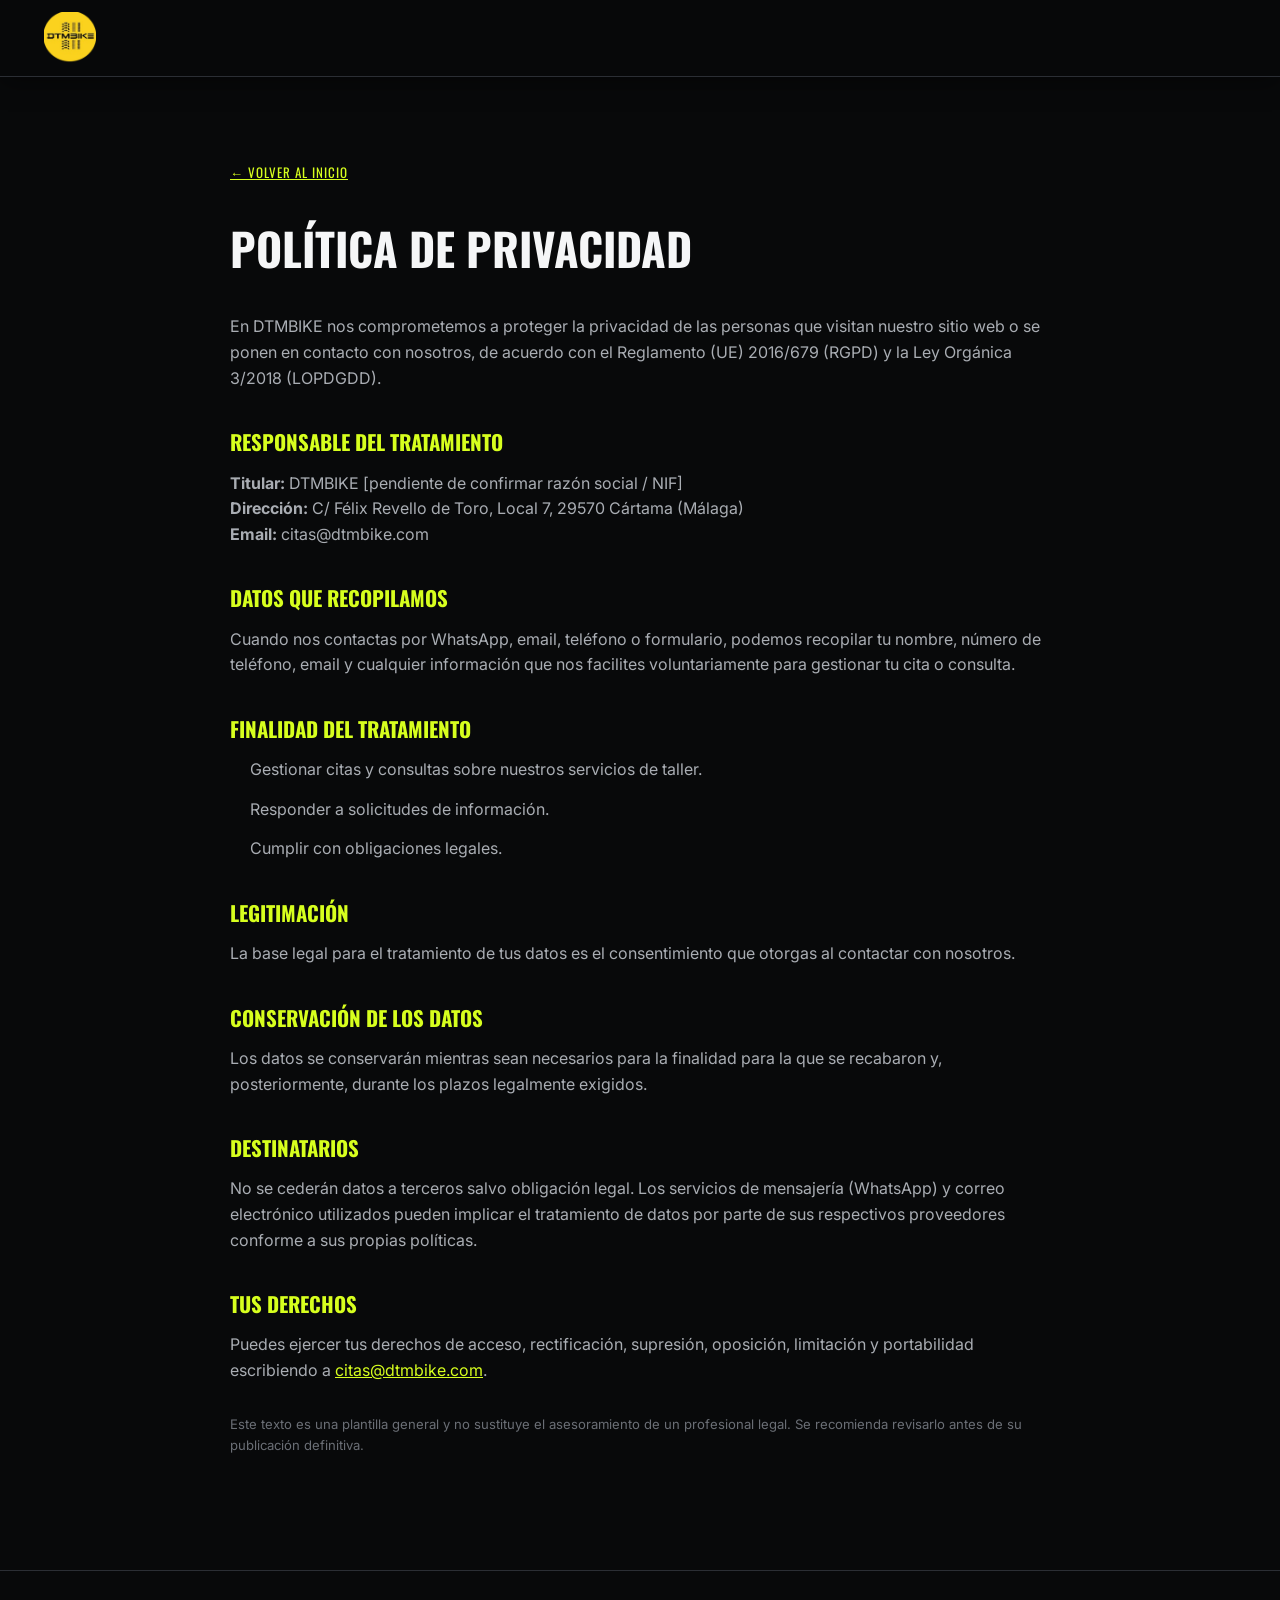
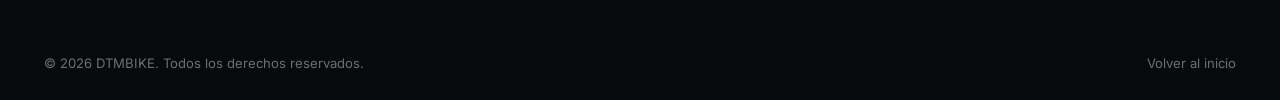
<file: legal/privacidad.html>
<!DOCTYPE html>
<html lang="es">
<head>
<meta charset="UTF-8">
<meta name="viewport" content="width=device-width, initial-scale=1.0">
<title>Política de Privacidad — DTMBIKE</title>
<meta name="robots" content="noindex">
<link rel="icon" href="../img/favicon-dtmbike.png" type="image/png">
<link rel="preconnect" href="https://fonts.googleapis.com">
<link href="https://fonts.googleapis.com/css2?family=Oswald:wght@500;600;700&family=Inter:wght@400;500;600;700&display=swap" rel="stylesheet">
<link rel="stylesheet" href="../css/style.css">
</head>
<body>

<header class="site-header scrolled">
  <div class="container">
    <a href="../index.html" class="logo"><img src="../img/logo-dtmbike.png" alt="DTMBIKE"></a>
  </div>
</header>

<div class="container legal-page">
  <a href="../index.html" class="back-link">← Volver al inicio</a>
  <h1>Política de Privacidad</h1>

  <p>En DTMBIKE nos comprometemos a proteger la privacidad de las personas que visitan nuestro sitio web o se ponen en contacto con nosotros, de acuerdo con el Reglamento (UE) 2016/679 (RGPD) y la Ley Orgánica 3/2018 (LOPDGDD).</p>

  <h2>Responsable del tratamiento</h2>
  <p><strong>Titular:</strong> DTMBIKE [pendiente de confirmar razón social / NIF]<br>
  <strong>Dirección:</strong> C/ Félix Revello de Toro, Local 7, 29570 Cártama (Málaga)<br>
  <strong>Email:</strong> citas@dtmbike.com</p>

  <h2>Datos que recopilamos</h2>
  <p>Cuando nos contactas por WhatsApp, email, teléfono o formulario, podemos recopilar tu nombre, número de teléfono, email y cualquier información que nos facilites voluntariamente para gestionar tu cita o consulta.</p>

  <h2>Finalidad del tratamiento</h2>
  <ul>
    <li>Gestionar citas y consultas sobre nuestros servicios de taller.</li>
    <li>Responder a solicitudes de información.</li>
    <li>Cumplir con obligaciones legales.</li>
  </ul>

  <h2>Legitimación</h2>
  <p>La base legal para el tratamiento de tus datos es el consentimiento que otorgas al contactar con nosotros.</p>

  <h2>Conservación de los datos</h2>
  <p>Los datos se conservarán mientras sean necesarios para la finalidad para la que se recabaron y, posteriormente, durante los plazos legalmente exigidos.</p>

  <h2>Destinatarios</h2>
  <p>No se cederán datos a terceros salvo obligación legal. Los servicios de mensajería (WhatsApp) y correo electrónico utilizados pueden implicar el tratamiento de datos por parte de sus respectivos proveedores conforme a sus propias políticas.</p>

  <h2>Tus derechos</h2>
  <p>Puedes ejercer tus derechos de acceso, rectificación, supresión, oposición, limitación y portabilidad escribiendo a <a href="mailto:citas@dtmbike.com">citas@dtmbike.com</a>.</p>

  <p class="muted" style="font-size:.82rem;color:var(--gray-dark);margin-top:30px;">Este texto es una plantilla general y no sustituye el asesoramiento de un profesional legal. Se recomienda revisarlo antes de su publicación definitiva.</p>
</div>

<footer class="site-footer">
  <div class="container footer-bottom">
    <span>© <span id="year"></span> DTMBIKE. Todos los derechos reservados.</span>
    <span><a href="../index.html">Volver al inicio</a></span>
  </div>
</footer>

<script>document.getElementById('year').textContent = new Date().getFullYear();</script>
</body>
</html>
</file>
<file: css/style.css>
/* =========================================================
   DTMBIKE — Taller de Bicicletas en Cártama
   Estilo: deportivo, técnico, premium, oscuro con acento vivo
   ========================================================= */

:root {
  --black: #08090a;
  --graphite: #131417;
  --graphite-light: #1c1e23;
  --graphite-lighter: #2a2d33;
  --line: #2b2e34;
  --accent: #d7ff1e;
  --accent-dim: #b8dc00;
  --accent-glow: rgba(215, 255, 30, 0.35);
  --white: #f5f6f7;
  --gray: #a9adb3;
  --gray-dark: #6b6f76;
  --danger: #ff3b3b;

  --font-display: "Oswald", "Arial Narrow", sans-serif;
  --font-body: "Inter", "Segoe UI", Arial, sans-serif;
  --font-mono: "JetBrains Mono", "Consolas", monospace;

  --container: 1240px;
  --radius: 10px;
  --ease: cubic-bezier(.22, .9, .32, 1);
}

* { box-sizing: border-box; margin: 0; padding: 0; }

html { scroll-behavior: smooth; scroll-padding-top: 80px; }

body {
  background: var(--black);
  color: var(--white);
  font-family: var(--font-body);
  line-height: 1.6;
  overflow-x: hidden;
  -webkit-font-smoothing: antialiased;
}

img { max-width: 100%; display: block; }

a { color: inherit; text-decoration: none; }

ul { list-style: none; }

.container {
  max-width: var(--container);
  margin: 0 auto;
  padding: 0 24px;
}

section { position: relative; padding: 120px 0; }

@media (max-width: 768px) {
  section { padding: 72px 0; }
}

.eyebrow {
  display: inline-flex;
  align-items: center;
  gap: 10px;
  font-family: var(--font-display);
  font-size: 13px;
  letter-spacing: 3px;
  text-transform: uppercase;
  color: var(--accent);
  font-weight: 600;
  margin-bottom: 14px;
}

.eyebrow::before {
  content: "";
  width: 28px;
  height: 3px;
  background: var(--accent);
  display: inline-block;
}

.section-title {
  font-family: var(--font-display);
  text-transform: uppercase;
  font-weight: 700;
  font-size: clamp(2.1rem, 5vw, 3.4rem);
  letter-spacing: 1px;
  line-height: 1.05;
  margin-bottom: 18px;
}

.section-title span { color: var(--accent); }

.section-lead {
  color: var(--gray);
  max-width: 560px;
  font-size: 1.05rem;
  margin-bottom: 48px;
}

.section-head {
  display: flex;
  align-items: flex-end;
  justify-content: space-between;
  gap: 24px;
  flex-wrap: wrap;
}

/* ---------- Buttons ---------- */
.btn {
  display: inline-flex;
  align-items: center;
  justify-content: center;
  gap: 10px;
  font-family: var(--font-display);
  font-weight: 600;
  text-transform: uppercase;
  letter-spacing: 1.5px;
  font-size: 14px;
  padding: 17px 32px;
  border-radius: 4px;
  border: 2px solid transparent;
  cursor: pointer;
  transition: transform .25s var(--ease), box-shadow .25s var(--ease), background .25s var(--ease), color .25s var(--ease);
  white-space: nowrap;
}

.btn-primary {
  background: var(--accent);
  color: var(--black);
  box-shadow: 0 0 0 0 var(--accent-glow);
}

.btn-primary:hover {
  transform: translateY(-3px);
  box-shadow: 0 10px 30px -6px var(--accent-glow);
}

.btn-outline {
  background: transparent;
  border-color: rgba(245, 246, 247, 0.35);
  color: var(--white);
}

.btn-outline:hover {
  border-color: var(--white);
  transform: translateY(-3px);
}

.btn-block { width: 100%; }

.btn svg { width: 18px; height: 18px; }

/* ---------- Header ---------- */
.site-header {
  position: fixed;
  top: 0;
  left: 0;
  width: 100%;
  z-index: 1000;
  padding: 18px 0;
  background: transparent;
  transition: background .3s var(--ease), padding .3s var(--ease), box-shadow .3s var(--ease);
}

.site-header.scrolled {
  background: rgba(8, 9, 10, 0.92);
  backdrop-filter: blur(10px);
  padding: 12px 0;
  box-shadow: 0 6px 24px rgba(0,0,0,.4);
  border-bottom: 1px solid var(--line);
}

.site-header .container {
  display: flex;
  align-items: center;
  justify-content: space-between;
  gap: 20px;
}

.logo {
  display: flex;
  align-items: center;
  gap: 10px;
  font-family: var(--font-display);
  font-weight: 700;
  font-size: 1.5rem;
  letter-spacing: 1px;
  text-transform: uppercase;
}

.logo img { width: 52px; height: 52px; }

.logo span { color: var(--accent); }

.main-nav {
  display: flex;
  align-items: center;
  gap: 34px;
}

.main-nav a {
  font-family: var(--font-display);
  font-size: 14px;
  text-transform: uppercase;
  letter-spacing: 1.2px;
  font-weight: 500;
  color: var(--gray);
  position: relative;
  padding: 6px 0;
  transition: color .2s;
}

.main-nav a::after {
  content: "";
  position: absolute;
  left: 0; bottom: 0;
  width: 0; height: 2px;
  background: var(--accent);
  transition: width .25s var(--ease);
}

.main-nav a:hover {
  color: var(--white);
}

.main-nav a:hover::after { width: 100%; }

.header-actions { display: flex; align-items: center; gap: 18px; }

.nav-toggle {
  display: none;
  flex-direction: column;
  gap: 5px;
  background: none;
  border: none;
  cursor: pointer;
  padding: 8px;
  z-index: 1100;
}

.nav-toggle span {
  width: 26px;
  height: 2px;
  background: var(--white);
  transition: transform .3s var(--ease), opacity .3s var(--ease);
}

.nav-toggle.active span:nth-child(1) { transform: translateY(7px) rotate(45deg); }
.nav-toggle.active span:nth-child(2) { opacity: 0; }
.nav-toggle.active span:nth-child(3) { transform: translateY(-7px) rotate(-45deg); }

/* ---------- Hero ---------- */
.hero {
  position: relative;
  min-height: 100svh;
  display: flex;
  align-items: center;
  padding-top: 120px;
  overflow: hidden;
  background: var(--black);
}

.hero-bg {
  position: absolute;
  inset: 0;
  z-index: 0;
}

.hero-bg img {
  width: 100%;
  height: 100%;
  object-fit: cover;
  opacity: 0.55;
}

.hero-bg::after {
  content: "";
  position: absolute;
  inset: 0;
  background:
    linear-gradient(180deg, rgba(8,9,10,.55) 0%, rgba(8,9,10,.75) 55%, var(--black) 100%),
    linear-gradient(100deg, rgba(8,9,10,.9) 10%, rgba(8,9,10,.15) 55%);
}

.hero-stripes {
  position: absolute;
  inset: 0;
  z-index: 1;
  background-image: repeating-linear-gradient(35deg, rgba(215,255,30,.035) 0 2px, transparent 2px 46px);
  pointer-events: none;
}

.hero .container { position: relative; z-index: 2; }

.hero-badge {
  display: inline-flex;
  align-items: center;
  gap: 8px;
  background: rgba(255,255,255,.06);
  border: 1px solid rgba(255,255,255,.18);
  padding: 8px 16px;
  border-radius: 100px;
  font-size: 13px;
  font-weight: 600;
  letter-spacing: .5px;
  margin-bottom: 28px;
  backdrop-filter: blur(6px);
}

.hero-badge strong { color: var(--accent); }

.hero-title {
  font-family: var(--font-display);
  text-transform: uppercase;
  font-weight: 700;
  font-size: clamp(2.6rem, 8vw, 6.2rem);
  line-height: 0.98;
  letter-spacing: 0.5px;
  max-width: 950px;
  margin-bottom: 26px;
}

.hero-title .line { display: block; }
.hero-title .accent { color: var(--accent); }

.hero-sub {
  font-size: clamp(1rem, 2vw, 1.25rem);
  color: var(--gray);
  max-width: 540px;
  margin-bottom: 40px;
}

.hero-sub strong { color: var(--white); }

.hero-actions {
  display: flex;
  gap: 18px;
  flex-wrap: wrap;
  margin-bottom: 56px;
}

.hero-stats {
  display: flex;
  gap: 48px;
  flex-wrap: wrap;
}

.hero-stat strong {
  display: flex;
  align-items: flex-start;
  gap: 3px;
  color: var(--white);
  line-height: 1;
}

.hero-stat strong .accent-num {
  font-family: var(--font-mono);
  font-weight: 700;
  font-size: clamp(2.2rem, 4vw, 2.8rem);
  font-variant-numeric: tabular-nums;
  letter-spacing: -1px;
  color: var(--accent);
}

.hero-stat strong .plus {
  font-family: var(--font-mono);
  font-weight: 700;
  font-size: 1.2rem;
  margin-top: 6px;
}

.hero-stat span {
  font-size: 14px;
  text-transform: uppercase;
  letter-spacing: 1.5px;
  color: var(--gray-dark);
  font-weight: 600;
}

.scroll-cue {
  position: absolute;
  bottom: 34px;
  left: 50%;
  transform: translateX(-50%);
  z-index: 2;
  display: flex;
  flex-direction: column;
  align-items: center;
  gap: 8px;
  color: var(--gray-dark);
  font-size: 11px;
  letter-spacing: 2px;
  text-transform: uppercase;
}

.scroll-cue .dash {
  width: 1px;
  height: 34px;
  background: linear-gradient(var(--accent), transparent);
  animation: scrollcue 1.8s infinite;
}

@keyframes scrollcue {
  0% { opacity: 0; transform: scaleY(0.3); transform-origin: top; }
  50% { opacity: 1; transform: scaleY(1); transform-origin: top; }
  100% { opacity: 0; transform: scaleY(0.3); transform-origin: bottom; }
}

/* ---------- Servicios ---------- */
.services-grid {
  display: grid;
  grid-template-columns: repeat(3, 1fr);
  gap: 22px;
}

@media (max-width: 980px) { .services-grid { grid-template-columns: repeat(2, 1fr); } }
@media (max-width: 640px) { .services-grid { grid-template-columns: 1fr; } }

.service-card {
  background: var(--graphite);
  border: 1px solid var(--line);
  border-radius: var(--radius);
  padding: 36px 28px;
  position: relative;
  overflow: hidden;
  transition: transform .35s var(--ease), border-color .35s var(--ease), background .35s var(--ease);
}

.service-card::before {
  content: "";
  position: absolute;
  top: 0; left: 0;
  width: 100%; height: 3px;
  background: var(--accent);
  transform: scaleX(0);
  transform-origin: left;
  transition: transform .4s var(--ease);
}

.service-card:hover {
  transform: translateY(-8px);
  border-color: var(--accent);
  background: var(--graphite-light);
}

.service-card:hover::before { transform: scaleX(1); }

.service-icon {
  width: 56px;
  height: 56px;
  border-radius: 8px;
  background: var(--graphite-lighter);
  display: flex;
  align-items: center;
  justify-content: center;
  margin-bottom: 24px;
  transition: background .3s var(--ease);
}

.service-card:hover .service-icon { background: var(--accent); }

.service-icon svg {
  width: 28px;
  height: 28px;
  stroke: var(--accent);
  transition: stroke .3s var(--ease);
}

.service-card:hover .service-icon svg { stroke: var(--black); }

.service-card h3 {
  font-family: var(--font-display);
  text-transform: uppercase;
  font-size: 1.25rem;
  letter-spacing: .5px;
  margin-bottom: 12px;
}

.service-card p { color: var(--gray); font-size: .96rem; }

.service-num {
  position: absolute;
  top: 24px;
  right: 28px;
  font-family: var(--font-display);
  font-size: 2.2rem;
  color: var(--graphite-lighter);
  font-weight: 700;
}

/* ---------- Marcas ---------- */
.brands-section {
  background: var(--graphite);
  border-top: 1px solid var(--line);
  border-bottom: 1px solid var(--line);
  padding: 70px 0;
  overflow: hidden;
}

.brands-marquee {
  display: flex;
  width: max-content;
  animation: marquee 26s linear infinite;
}

.brands-marquee:hover { animation-play-state: paused; }

.brands-track {
  display: flex;
  align-items: center;
  gap: 64px;
  padding-right: 64px;
}

@keyframes marquee {
  from { transform: translateX(0); }
  to { transform: translateX(-20%); }
}

.brand-badge {
  font-family: var(--font-display);
  font-size: 1.6rem;
  text-transform: uppercase;
  letter-spacing: 2px;
  color: var(--gray-dark);
  font-weight: 600;
  white-space: nowrap;
  transition: color .3s;
}

.brand-badge:hover { color: var(--accent); }

@media (max-width: 600px) {
  .brands-section { padding: 44px 0; }
  .brands-track { gap: 36px; padding-right: 36px; }
  .brand-badge { font-size: 1.05rem; letter-spacing: 1.2px; }
}

/* ---------- Sobre nosotros ---------- */
.about {
  display: grid;
  grid-template-columns: 0.85fr 1.15fr;
  gap: 70px;
  align-items: center;
}

@media (max-width: 900px) {
  .about { grid-template-columns: 1fr; gap: 40px; }
}

.about-media {
  position: relative;
}

.about-media img {
  border-radius: var(--radius);
  border: 1px solid var(--line);
}

.about-media::before {
  content: "";
  position: absolute;
  top: -18px; left: -18px;
  width: 90px; height: 90px;
  border-top: 4px solid var(--accent);
  border-left: 4px solid var(--accent);
}

.about-media::after {
  content: "";
  position: absolute;
  bottom: -18px; right: -18px;
  width: 90px; height: 90px;
  border-bottom: 4px solid var(--accent);
  border-right: 4px solid var(--accent);
}

.about-text p {
  color: var(--gray);
  margin-bottom: 18px;
  font-size: 1.03rem;
}

.about-text p strong { color: var(--white); }

.about-stats {
  display: grid;
  grid-template-columns: repeat(3, 1fr);
  gap: 20px;
  margin-top: 42px;
  padding-top: 36px;
  border-top: 1px solid var(--line);
}

.stat-block strong {
  display: flex;
  align-items: flex-start;
  gap: 3px;
  color: var(--accent);
  line-height: 1;
}

.stat-block strong .counter {
  font-family: var(--font-mono);
  font-weight: 700;
  font-size: clamp(2rem, 3.5vw, 2.4rem);
  font-variant-numeric: tabular-nums;
  letter-spacing: -1px;
}

.stat-block strong .plus {
  font-family: var(--font-mono);
  font-weight: 700;
  font-size: 1.1rem;
  margin-top: 5px;
}

.stat-block span {
  color: var(--gray-dark);
  font-size: 14px;
  text-transform: uppercase;
  letter-spacing: 1.5px;
  font-weight: 600;
}

/* ---------- Galería ---------- */
.gallery-grid {
  display: grid;
  grid-template-columns: repeat(3, 1fr);
  gap: 16px;
}

.gallery-grid .g-item:nth-child(1) { grid-column: span 2; grid-row: span 2; }
.gallery-grid .g-item:nth-child(4) { grid-column: span 2; }

.g-item {
  position: relative;
  overflow: hidden;
  border-radius: 8px;
  border: 1px solid var(--line);
  cursor: pointer;
}

.g-item img {
  width: 100%;
  height: 100%;
  object-fit: cover;
  transition: transform .6s var(--ease);
  min-height: 160px;
}

@media (max-width: 760px) {
  .gallery-grid { grid-template-columns: repeat(2, 1fr); }
  .gallery-grid .g-item:nth-child(1) { grid-column: span 2; grid-row: span 1; }
  .gallery-grid .g-item:nth-child(4) { grid-column: span 1; }
  .g-item img { min-height: 210px; }
}

@media (max-width: 480px) {
  .gallery-grid { grid-template-columns: 1fr; }
  .gallery-grid .g-item:nth-child(1),
  .gallery-grid .g-item:nth-child(4) { grid-column: span 1; }
  .g-item img { min-height: 220px; }
}

.g-item .g-overlay {
  position: absolute;
  inset: 0;
  background: linear-gradient(0deg, rgba(8,9,10,.85), transparent 60%);
  opacity: 0;
  transition: opacity .35s var(--ease);
  display: flex;
  align-items: flex-end;
  padding: 18px;
}

.g-item .g-overlay span {
  font-family: var(--font-display);
  text-transform: uppercase;
  font-size: 13px;
  letter-spacing: 1px;
  color: var(--accent);
}

.g-item:hover img { transform: scale(1.08); }
.g-item:hover .g-overlay { opacity: 1; }

/* ---------- Opiniones ---------- */
.reviews-section { background: var(--graphite); border-top: 1px solid var(--line); border-bottom: 1px solid var(--line); }

.reviews-track {
  display: grid;
  grid-template-columns: repeat(3, 1fr);
  gap: 24px;
}

@media (max-width: 900px) {
  .reviews-track {
    display: flex;
    grid-template-columns: none;
    overflow-x: auto;
    scroll-snap-type: x mandatory;
    padding-bottom: 10px;
    margin: 0 -24px;
    padding-left: 24px;
    padding-right: 24px;
    -webkit-overflow-scrolling: touch;
    scrollbar-width: none;
  }

  .reviews-track::-webkit-scrollbar { display: none; }

  .review-card {
    flex: 0 0 82%;
    scroll-snap-align: center;
  }
}

@media (max-width: 480px) {
  .review-card { flex-basis: 88%; }
}

.review-card {
  background: var(--black);
  border: 1px solid var(--line);
  border-radius: var(--radius);
  padding: 32px;
}

.review-stars { color: var(--accent); letter-spacing: 3px; margin-bottom: 18px; font-size: 1.1rem; }

.review-card p.review-text {
  color: var(--white);
  font-size: 1.02rem;
  margin-bottom: 22px;
  min-height: 96px;
}

.review-author {
  display: flex;
  align-items: center;
  gap: 12px;
  font-family: var(--font-display);
  text-transform: uppercase;
  letter-spacing: .5px;
  color: var(--gray);
  font-size: 13.5px;
}

.review-author .avatar {
  width: 34px; height: 34px;
  border-radius: 50%;
  background: var(--graphite-lighter);
  display: flex; align-items: center; justify-content: center;
  color: var(--accent);
  font-weight: 700;
}

.reviews-cta {
  text-align: center;
  margin-top: 44px;
}

.reviews-cta a {
  font-family: var(--font-display);
  text-transform: uppercase;
  letter-spacing: 1.5px;
  font-size: 14px;
  color: var(--accent);
  border-bottom: 2px solid var(--accent);
  padding-bottom: 4px;
}

/* ---------- Cita ---------- */
.cta-section {
  position: relative;
  background: linear-gradient(120deg, var(--graphite) 0%, var(--black) 100%);
  overflow: hidden;
}

.cta-section .hero-stripes { opacity: .6; }

.cta-box {
  position: relative;
  z-index: 2;
  text-align: center;
  max-width: 780px;
  margin: 0 auto;
}

.cta-box .section-title { margin-bottom: 10px; }

.cta-note {
  color: var(--gray);
  margin-bottom: 40px;
  font-size: 1.05rem;
}

.cta-channels {
  display: flex;
  justify-content: center;
  gap: 18px;
  flex-wrap: wrap;
  margin-top: 36px;
}

.cta-channel {
  display: flex;
  align-items: center;
  gap: 10px;
  background: var(--graphite);
  border: 1px solid var(--line);
  padding: 14px 22px;
  border-radius: 100px;
  font-size: .95rem;
  transition: border-color .25s, transform .25s;
}

.cta-channel:hover { border-color: var(--accent); transform: translateY(-2px); }

.cta-channel svg { width: 18px; height: 18px; stroke: var(--accent); }

/* ---------- Ubicación ---------- */
.location-grid {
  display: grid;
  grid-template-columns: 1fr 1fr;
  gap: 40px;
  align-items: stretch;
}

@media (max-width: 900px) { .location-grid { grid-template-columns: 1fr; } }

.location-map {
  border-radius: var(--radius);
  overflow: hidden;
  border: 1px solid var(--line);
  min-height: 380px;
}

.location-map iframe {
  width: 100%;
  height: 100%;
  min-height: 380px;
  border: 0;
}

.location-info {
  background: var(--graphite);
  border: 1px solid var(--line);
  border-radius: var(--radius);
  padding: 40px;
  display: flex;
  flex-direction: column;
  gap: 26px;
}

.info-row { display: flex; gap: 16px; align-items: flex-start; }

.info-row .icon {
  width: 42px; height: 42px;
  border-radius: 8px;
  background: var(--graphite-lighter);
  display: flex; align-items: center; justify-content: center;
  flex-shrink: 0;
}

.info-row .icon svg { width: 20px; height: 20px; stroke: var(--accent); }

.info-row h4 {
  font-family: var(--font-display);
  text-transform: uppercase;
  font-size: 13.5px;
  letter-spacing: 1px;
  color: var(--gray-dark);
  margin-bottom: 4px;
}

.info-row p { color: var(--white); font-size: .98rem; }
.info-row p.muted { color: var(--gray); font-size: .85rem; margin-top: 4px; }

/* ---------- Footer ---------- */
.site-footer {
  background: var(--black);
  border-top: 1px solid var(--line);
  padding: 60px 0 26px;
}

.footer-top {
  display: grid;
  grid-template-columns: 1.3fr 1fr 1fr;
  gap: 40px;
  padding-bottom: 40px;
  border-bottom: 1px solid var(--line);
}

@media (max-width: 760px) {
  .footer-top { grid-template-columns: 1fr; gap: 32px; }
}

.footer-brand p { color: var(--gray); margin-top: 14px; font-size: .92rem; max-width: 320px; }

.footer-col h5 {
  font-family: var(--font-display);
  text-transform: uppercase;
  letter-spacing: 1px;
  font-size: 13.5px;
  color: var(--gray-dark);
  margin-bottom: 18px;
}

.footer-col ul li { margin-bottom: 12px; }
.footer-col ul li a { color: var(--gray); font-size: .94rem; transition: color .2s; }
.footer-col ul li a:hover { color: var(--accent); }

.footer-social {
  display: flex;
  gap: 12px;
  margin-top: 16px;
}

.footer-social a {
  width: 38px; height: 38px;
  border-radius: 50%;
  border: 1px solid var(--line);
  display: flex; align-items: center; justify-content: center;
  transition: border-color .2s, transform .2s;
}

.footer-social a:hover { border-color: var(--accent); transform: translateY(-2px); }
.footer-social a svg { width: 17px; height: 17px; stroke: var(--white); }

.footer-bottom {
  display: flex;
  justify-content: space-between;
  align-items: center;
  flex-wrap: wrap;
  gap: 12px;
  padding-top: 22px;
  font-size: .82rem;
  color: var(--gray-dark);
}

.footer-bottom a { color: var(--gray-dark); }
.footer-bottom a:hover { color: var(--accent); }

/* ---------- WhatsApp flotante ---------- */
.whatsapp-float {
  position: fixed;
  bottom: 24px;
  right: 24px;
  width: 60px;
  height: 60px;
  background: var(--accent);
  border-radius: 50%;
  display: flex;
  align-items: center;
  justify-content: center;
  z-index: 900;
  box-shadow: 0 8px 24px -6px rgba(0,0,0,.6), 0 0 0 0 var(--accent-glow);
  animation: pulse 2.4s infinite;
  transition: transform .25s var(--ease);
}

.whatsapp-float:hover { transform: scale(1.08); }

.whatsapp-float svg { width: 28px; height: 28px; fill: var(--black); }

@keyframes pulse {
  0% { box-shadow: 0 8px 24px -6px rgba(0,0,0,.6), 0 0 0 0 var(--accent-glow); }
  70% { box-shadow: 0 8px 24px -6px rgba(0,0,0,.6), 0 0 0 16px rgba(215,255,30,0); }
  100% { box-shadow: 0 8px 24px -6px rgba(0,0,0,.6), 0 0 0 0 rgba(215,255,30,0); }
}

/* ---------- Cookies ---------- */
.cookie-banner {
  position: fixed;
  bottom: 0; left: 0; right: 0;
  background: var(--graphite);
  border-top: 1px solid var(--line);
  padding: 20px 24px;
  z-index: 1200;
  display: flex;
  align-items: center;
  justify-content: center;
  gap: 24px;
  flex-wrap: wrap;
  transform: translateY(100%);
  transition: transform .5s var(--ease);
}

.cookie-banner.show { transform: translateY(0); }

.cookie-banner p { color: var(--gray); font-size: .88rem; max-width: 640px; }
.cookie-banner p a { color: var(--accent); text-decoration: underline; }

.cookie-actions { display: flex; gap: 12px; flex-shrink: 0; }

.cookie-actions button {
  font-family: var(--font-display);
  text-transform: uppercase;
  letter-spacing: 1px;
  font-size: 12.5px;
  padding: 10px 20px;
  border-radius: 4px;
  border: 1px solid var(--line);
  background: transparent;
  color: var(--white);
  cursor: pointer;
  transition: all .2s;
}

.cookie-actions button.accept {
  background: var(--accent);
  color: var(--black);
  border-color: var(--accent);
}

.cookie-actions button:hover { transform: translateY(-2px); }

/* ---------- Reveal on scroll ---------- */
.reveal {
  opacity: 0;
  transform: translateY(28px);
  transition: opacity .7s var(--ease), transform .7s var(--ease);
}

.reveal.in { opacity: 1; transform: translateY(0); }

/* ---------- Legal pages ---------- */
.legal-page {
  padding: 160px 0 100px;
  max-width: 820px;
  margin: 0 auto;
}

.legal-page h1 {
  font-family: var(--font-display);
  text-transform: uppercase;
  font-size: clamp(2rem, 5vw, 2.8rem);
  margin-bottom: 30px;
}

.legal-page h2 {
  font-family: var(--font-display);
  text-transform: uppercase;
  font-size: 1.3rem;
  margin: 34px 0 12px;
  color: var(--accent);
}

.legal-page p, .legal-page li { color: var(--gray); margin-bottom: 14px; }
.legal-page li { margin-left: 20px; }
.legal-page a { color: var(--accent); text-decoration: underline; }
.legal-page .back-link { display: inline-block; margin-bottom: 30px; color: var(--accent); font-family: var(--font-display); text-transform: uppercase; letter-spacing: 1px; font-size: 13px; }

/* ---------- Mobile nav ---------- */
@media (max-width: 900px) {
  .main-nav {
    position: fixed;
    top: 0; right: 0;
    height: 100vh;
    width: min(78vw, 340px);
    background: var(--graphite);
    flex-direction: column;
    justify-content: center;
    align-items: flex-start;
    gap: 30px;
    padding: 0 40px;
    transform: translateX(100%);
    transition: transform .4s var(--ease);
    z-index: 1050;
    border-left: 1px solid var(--line);
  }

  .main-nav.open { transform: translateX(0); }

  .main-nav a { font-size: 1.1rem; }

  .nav-toggle { display: flex; }

  .header-actions .btn-primary { display: none; }

  .nav-scrim {
    position: fixed;
    inset: 0;
    background: rgba(0,0,0,.5);
    opacity: 0;
    pointer-events: none;
    transition: opacity .4s;
    z-index: 1040;
  }

  .nav-scrim.show { opacity: 1; pointer-events: auto; }
}

@media (max-width: 480px) {
  .btn { padding: 15px 22px; font-size: 13px; }
  .hero-actions { flex-direction: column; }
  .hero-actions .btn { width: 100%; }
  .whatsapp-float { width: 54px; height: 54px; bottom: 16px; right: 16px; }
}

/* ---------- Mobile hero: compact sizing + no overlap with scroll cue ---------- */
@media (max-width: 600px) {
  .hero { padding-top: 96px; }

  .hero-badge { font-size: 11.5px; padding: 6px 13px; margin-bottom: 20px; }

  .hero-title {
    font-size: 2.1rem;
    margin-bottom: 18px;
  }

  .hero-sub {
    font-size: 0.95rem;
    margin-bottom: 28px;
  }

  .hero-actions { margin-bottom: 36px; }

  .hero-stats { gap: 28px; }

  .hero-stat strong .accent-num { font-size: 1.7rem; }

  .hero-stat strong .plus { font-size: 1rem; margin-top: 4px; }

  .hero-stat span { font-size: 11.5px; letter-spacing: 1px; }

  .scroll-cue { display: none; }
}
</file>
